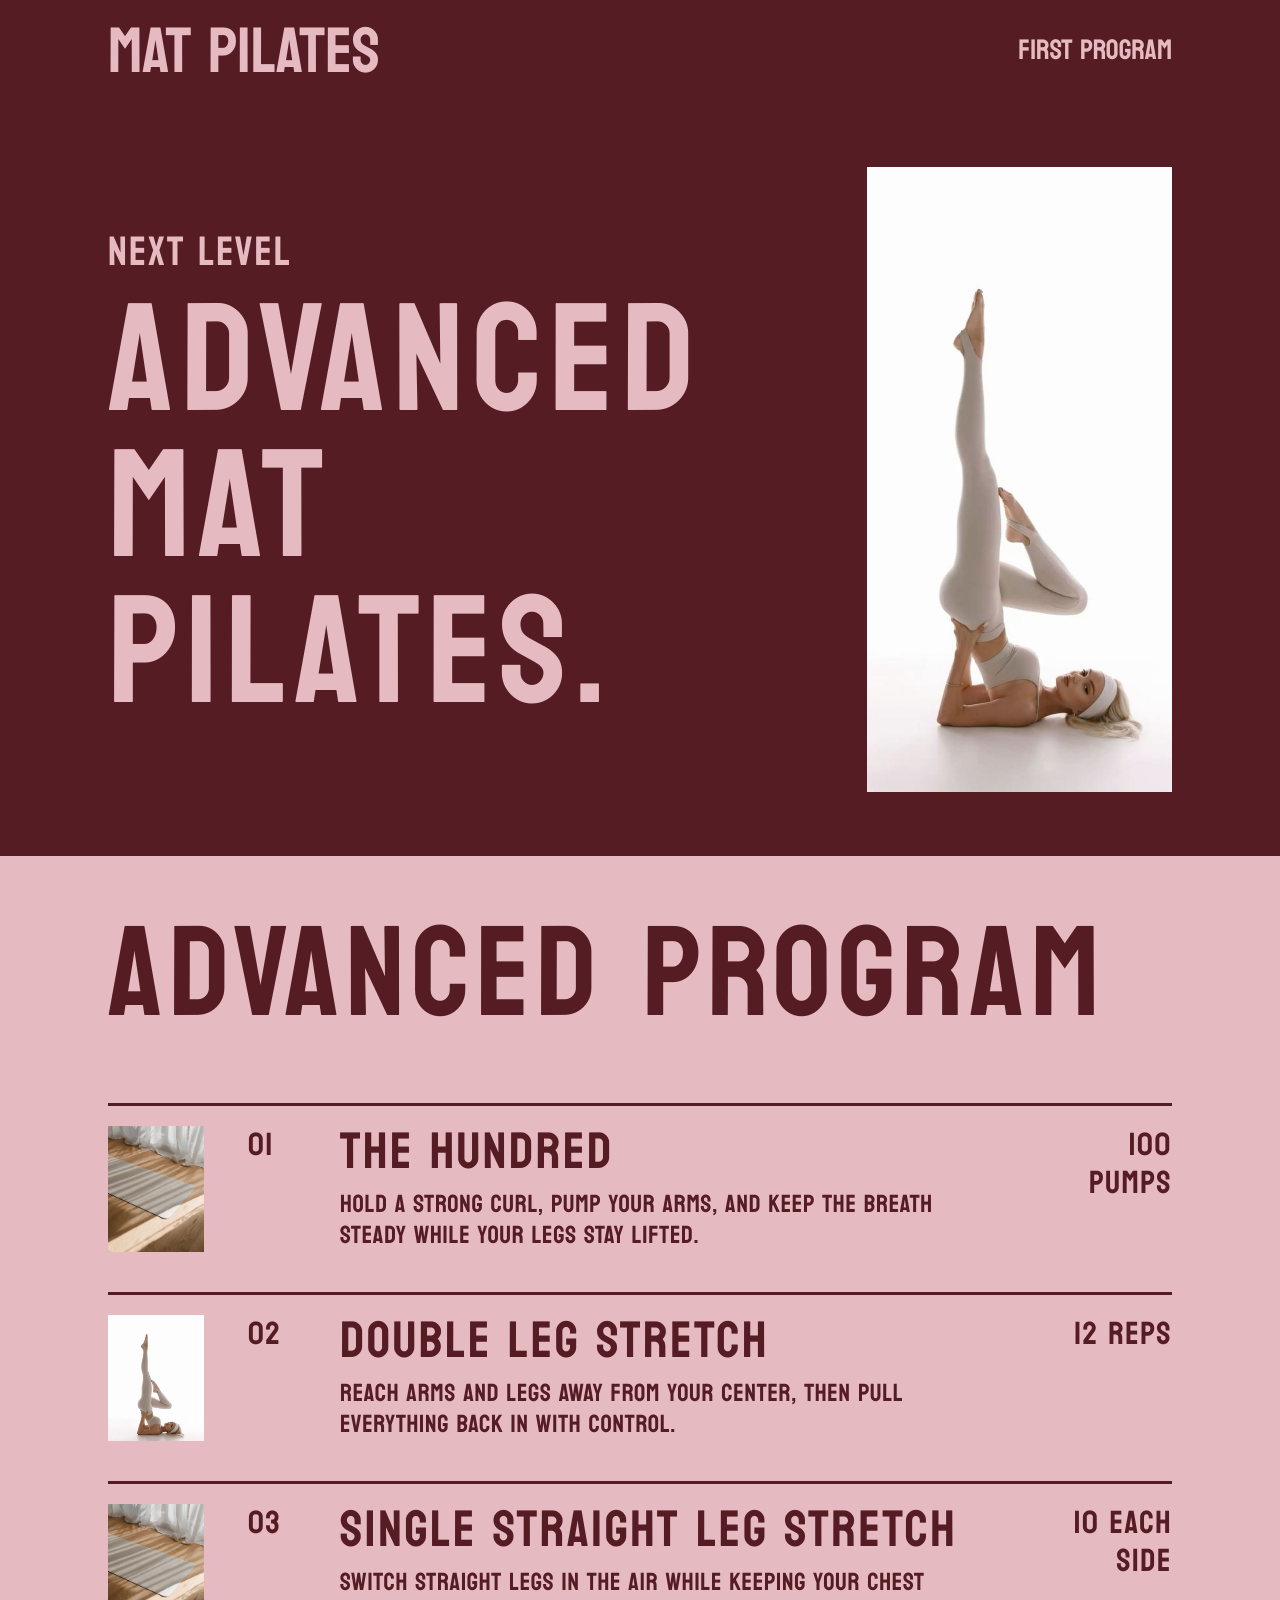
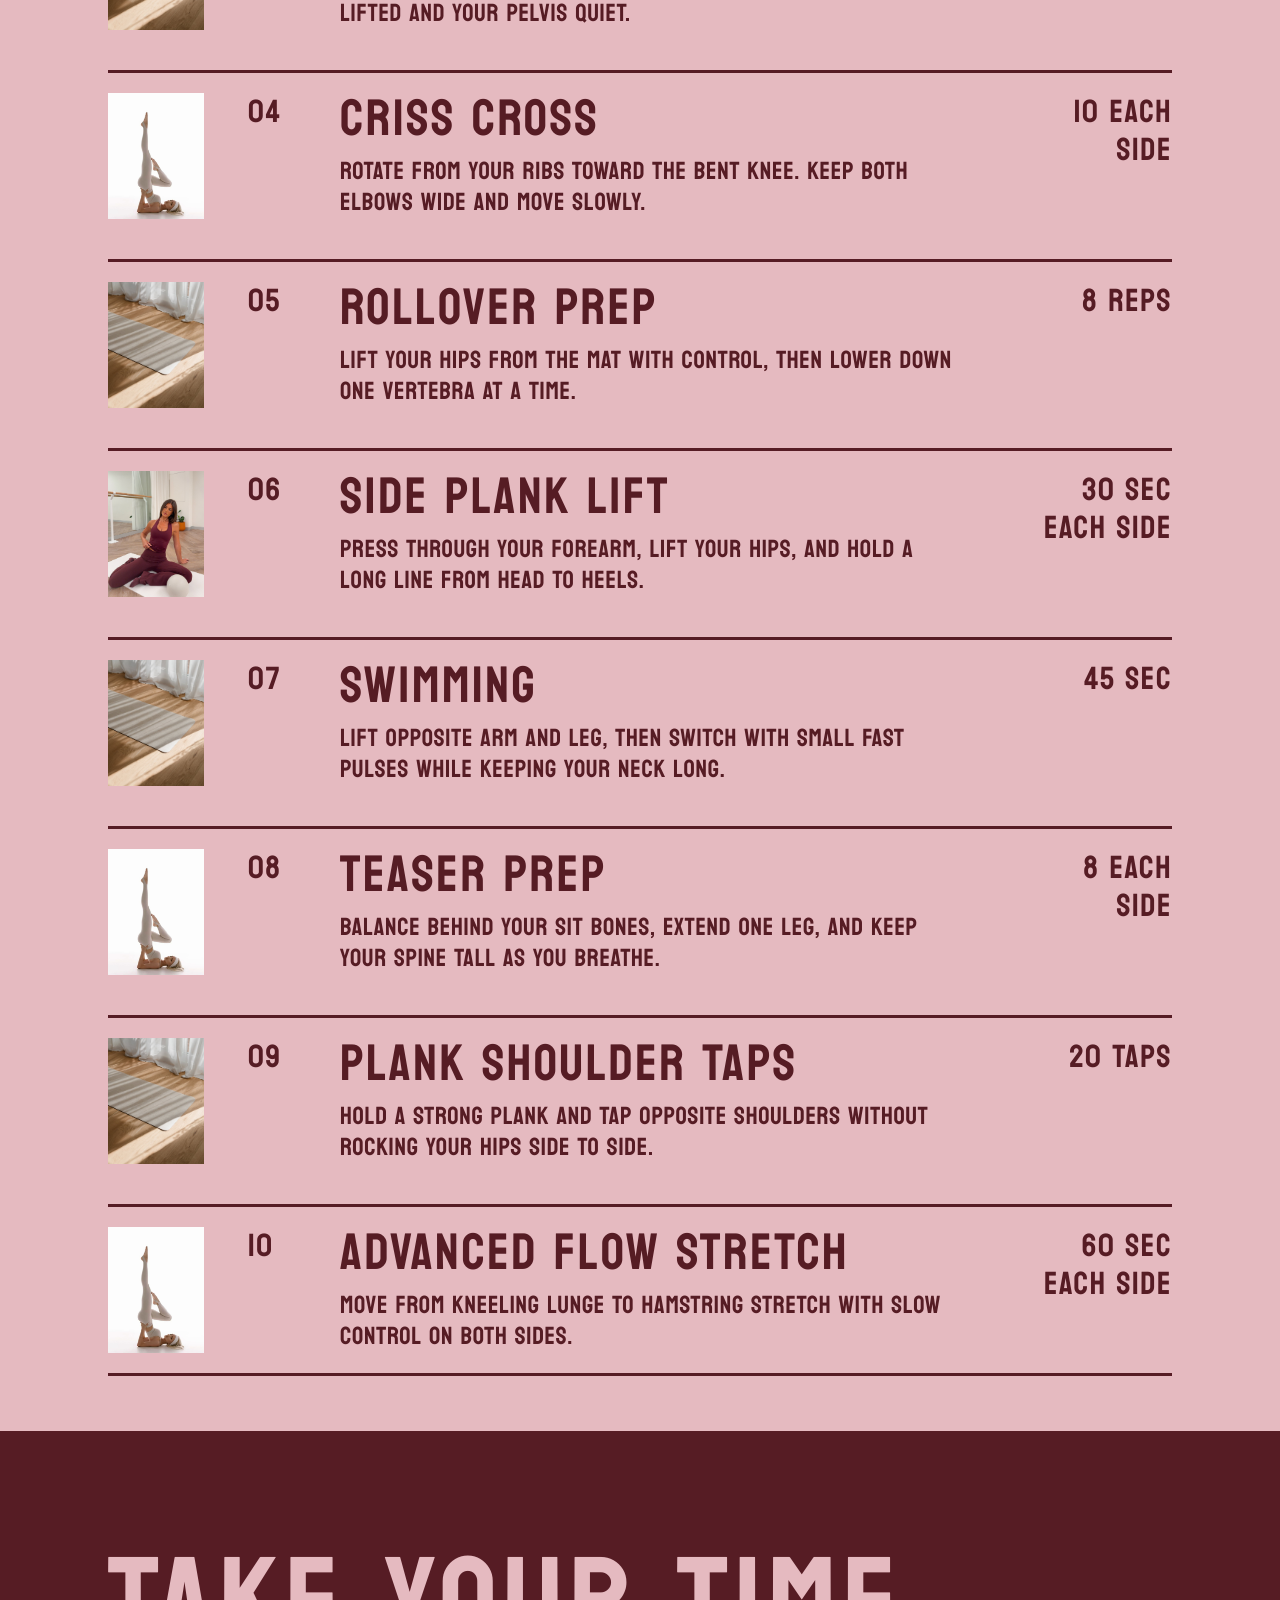
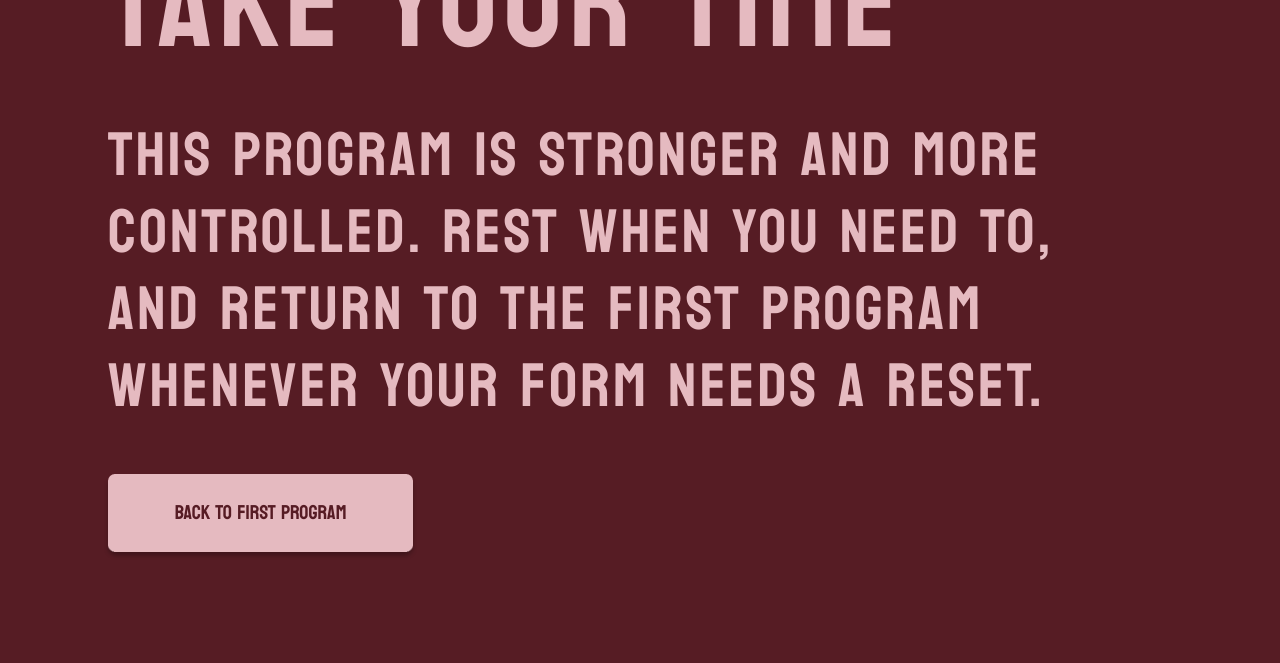
<file: advanced-program.html>
<!doctype html>
<html lang="en">
<head>
    <meta charset="UTF-8">
    <meta name="viewport" content="width=device-width, initial-scale=1.0">
    <title>Advanced Mat Pilates Program</title>
    <meta name="description" content="Advanced Mat Pilates Program">
    <link rel="preconnect" href="https://fonts.googleapis.com">
    <link rel="preconnect" href="https://fonts.gstatic.com" crossorigin>
    <link href="https://fonts.googleapis.com/css2?family=Kapakana:wght@400&family=Koulen&display=swap" rel="stylesheet">
    <link rel="stylesheet" href="css/style.css">
</head>
<body class="program-page advanced-program-page">
    <header class="site-header site-header--static">
        <div class="container site-header__inner site-header__inner--between">
            <a class="site-header__brand" href="index.html" aria-label="Mat Pilates home">Mat Pilates</a>
            <a class="site-header__link" href="program.html">First program</a>
        </div>
    </header>

    <main>
        <section class="section section--dark program-hero advanced-hero" aria-labelledby="advanced-program-title">
            <div class="container program-hero__inner advanced-hero__inner">
                <div class="program-hero__content">
                    <p class="program-hero__eyebrow">Next level</p>
                    <h1 class="program-hero__title" id="advanced-program-title">
                        Advanced
                        <span>Mat Pilates.</span>
                    </h1>
                </div>

                <figure class="program-hero__figure">
                    <img class="program-hero__image" src="assets/images/intro-pilates.png" alt="Person doing an advanced Mat Pilates position">
                </figure>
            </div>
        </section>

        <section class="section section--light workout-section advanced-workout-section" aria-labelledby="advanced-workout-title">
            <div class="container workout-section__inner">
                <h2 class="section-heading" id="advanced-workout-title">Advanced program</h2>

                <ol class="program-list advanced-program-list" aria-label="Advanced Mat Pilates exercises">
                    <li class="program-card advanced-program-card">
                        <img class="advanced-program-card__image" src="assets/images/pilates-mat.png" alt="Pilates mat for the hundred exercise">
                        <span class="program-card__number">01</span>
                        <div class="program-card__content">
                            <h3 class="program-card__title">The hundred</h3>
                            <p class="program-card__text">Hold a strong curl, pump your arms, and keep the breath steady while your legs stay lifted.</p>
                        </div>
                        <span class="program-card__time">100 pumps</span>
                    </li>

                    <li class="program-card advanced-program-card">
                        <img class="advanced-program-card__image" src="assets/images/intro-pilates.png" alt="Mat Pilates leg lift position">
                        <span class="program-card__number">02</span>
                        <div class="program-card__content">
                            <h3 class="program-card__title">Double leg stretch</h3>
                            <p class="program-card__text">Reach arms and legs away from your center, then pull everything back in with control.</p>
                        </div>
                        <span class="program-card__time">12 reps</span>
                    </li>

                    <li class="program-card advanced-program-card">
                        <img class="advanced-program-card__image" src="assets/images/pilates-mat.png" alt="Pilates mat for single straight leg stretch">
                        <span class="program-card__number">03</span>
                        <div class="program-card__content">
                            <h3 class="program-card__title">Single straight leg stretch</h3>
                            <p class="program-card__text">Switch straight legs in the air while keeping your chest lifted and your pelvis quiet.</p>
                        </div>
                        <span class="program-card__time">10 each side</span>
                    </li>

                    <li class="program-card advanced-program-card">
                        <img class="advanced-program-card__image" src="assets/images/intro-pilates.png" alt="Advanced Pilates leg position">
                        <span class="program-card__number">04</span>
                        <div class="program-card__content">
                            <h3 class="program-card__title">Criss cross</h3>
                            <p class="program-card__text">Rotate from your ribs toward the bent knee. Keep both elbows wide and move slowly.</p>
                        </div>
                        <span class="program-card__time">10 each side</span>
                    </li>

                    <li class="program-card advanced-program-card">
                        <img class="advanced-program-card__image" src="assets/images/pilates-mat.png" alt="Pilates mat for rollover preparation">
                        <span class="program-card__number">05</span>
                        <div class="program-card__content">
                            <h3 class="program-card__title">Rollover prep</h3>
                            <p class="program-card__text">Lift your hips from the mat with control, then lower down one vertebra at a time.</p>
                        </div>
                        <span class="program-card__time">8 reps</span>
                    </li>

                    <li class="program-card advanced-program-card">
                        <img class="advanced-program-card__image" src="assets/images/clothes-pilates.png" alt="Pilates practice clothes for side plank">
                        <span class="program-card__number">06</span>
                        <div class="program-card__content">
                            <h3 class="program-card__title">Side plank lift</h3>
                            <p class="program-card__text">Press through your forearm, lift your hips, and hold a long line from head to heels.</p>
                        </div>
                        <span class="program-card__time">30 sec each side</span>
                    </li>

                    <li class="program-card advanced-program-card">
                        <img class="advanced-program-card__image" src="assets/images/pilates-mat.png" alt="Pilates mat for swimming exercise">
                        <span class="program-card__number">07</span>
                        <div class="program-card__content">
                            <h3 class="program-card__title">Swimming</h3>
                            <p class="program-card__text">Lift opposite arm and leg, then switch with small fast pulses while keeping your neck long.</p>
                        </div>
                        <span class="program-card__time">45 sec</span>
                    </li>

                    <li class="program-card advanced-program-card">
                        <img class="advanced-program-card__image" src="assets/images/intro-pilates.png" alt="Advanced Mat Pilates control position">
                        <span class="program-card__number">08</span>
                        <div class="program-card__content">
                            <h3 class="program-card__title">Teaser prep</h3>
                            <p class="program-card__text">Balance behind your sit bones, extend one leg, and keep your spine tall as you breathe.</p>
                        </div>
                        <span class="program-card__time">8 each side</span>
                    </li>

                    <li class="program-card advanced-program-card">
                        <img class="advanced-program-card__image" src="assets/images/pilates-mat.png" alt="Pilates mat for plank shoulder taps">
                        <span class="program-card__number">09</span>
                        <div class="program-card__content">
                            <h3 class="program-card__title">Plank shoulder taps</h3>
                            <p class="program-card__text">Hold a strong plank and tap opposite shoulders without rocking your hips side to side.</p>
                        </div>
                        <span class="program-card__time">20 taps</span>
                    </li>

                    <li class="program-card advanced-program-card">
                        <img class="advanced-program-card__image" src="assets/images/intro-pilates.png" alt="Mat Pilates stretch position">
                        <span class="program-card__number">10</span>
                        <div class="program-card__content">
                            <h3 class="program-card__title">Advanced flow stretch</h3>
                            <p class="program-card__text">Move from kneeling lunge to hamstring stretch with slow control on both sides.</p>
                        </div>
                        <span class="program-card__time">60 sec each side</span>
                    </li>
                </ol>
            </div>
        </section>

        <section class="section section--dark program-note-section advanced-return-section" aria-labelledby="advanced-note-title">
            <div class="container program-note-section__inner">
                <h2 class="section-heading" id="advanced-note-title">Take your time</h2>

                <div class="program-note">
                    <p class="program-note__text">This program is stronger and more controlled. Rest when you need to, and return to the first program whenever your form needs a reset.</p>
                    <a class="button button--secondary button--program" href="program.html">
                        <span>Back to first program</span>
                    </a>
                </div>
            </div>
        </section>
    </main>
</body>
</html>
</file>
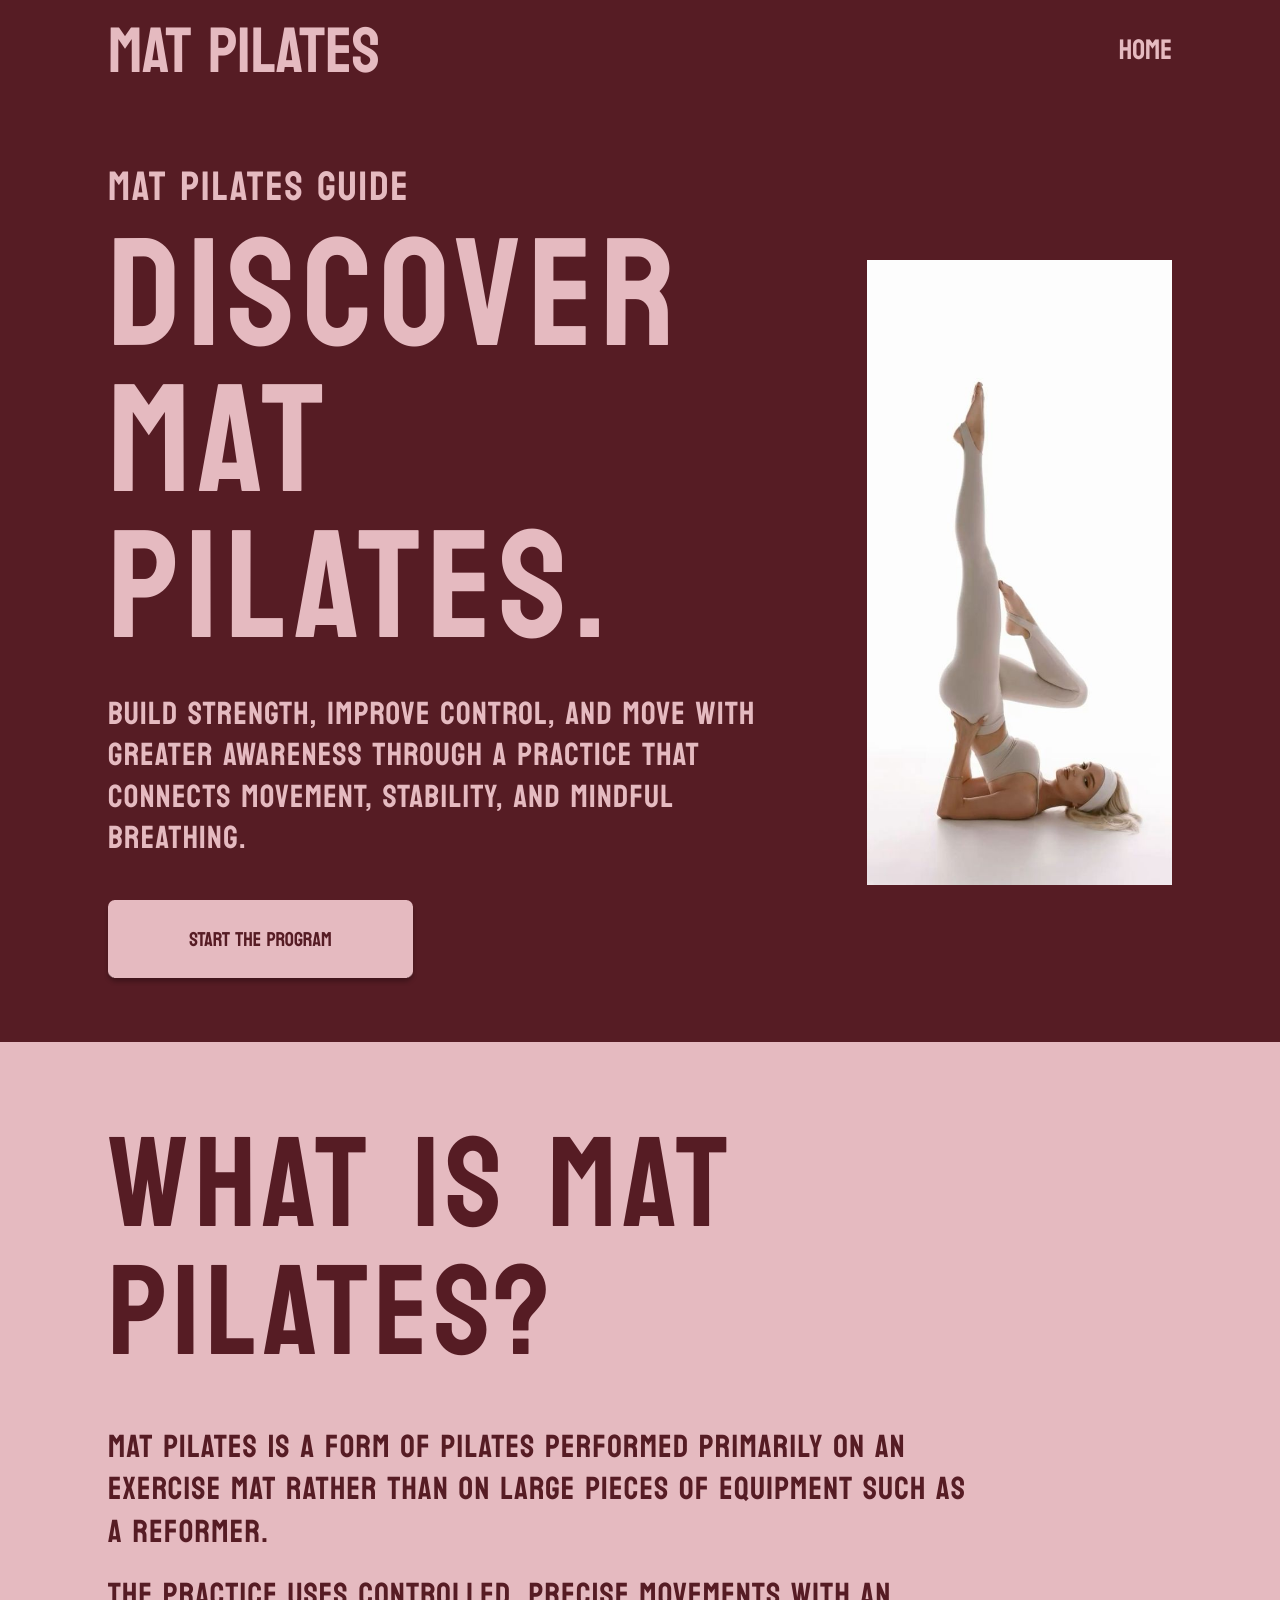
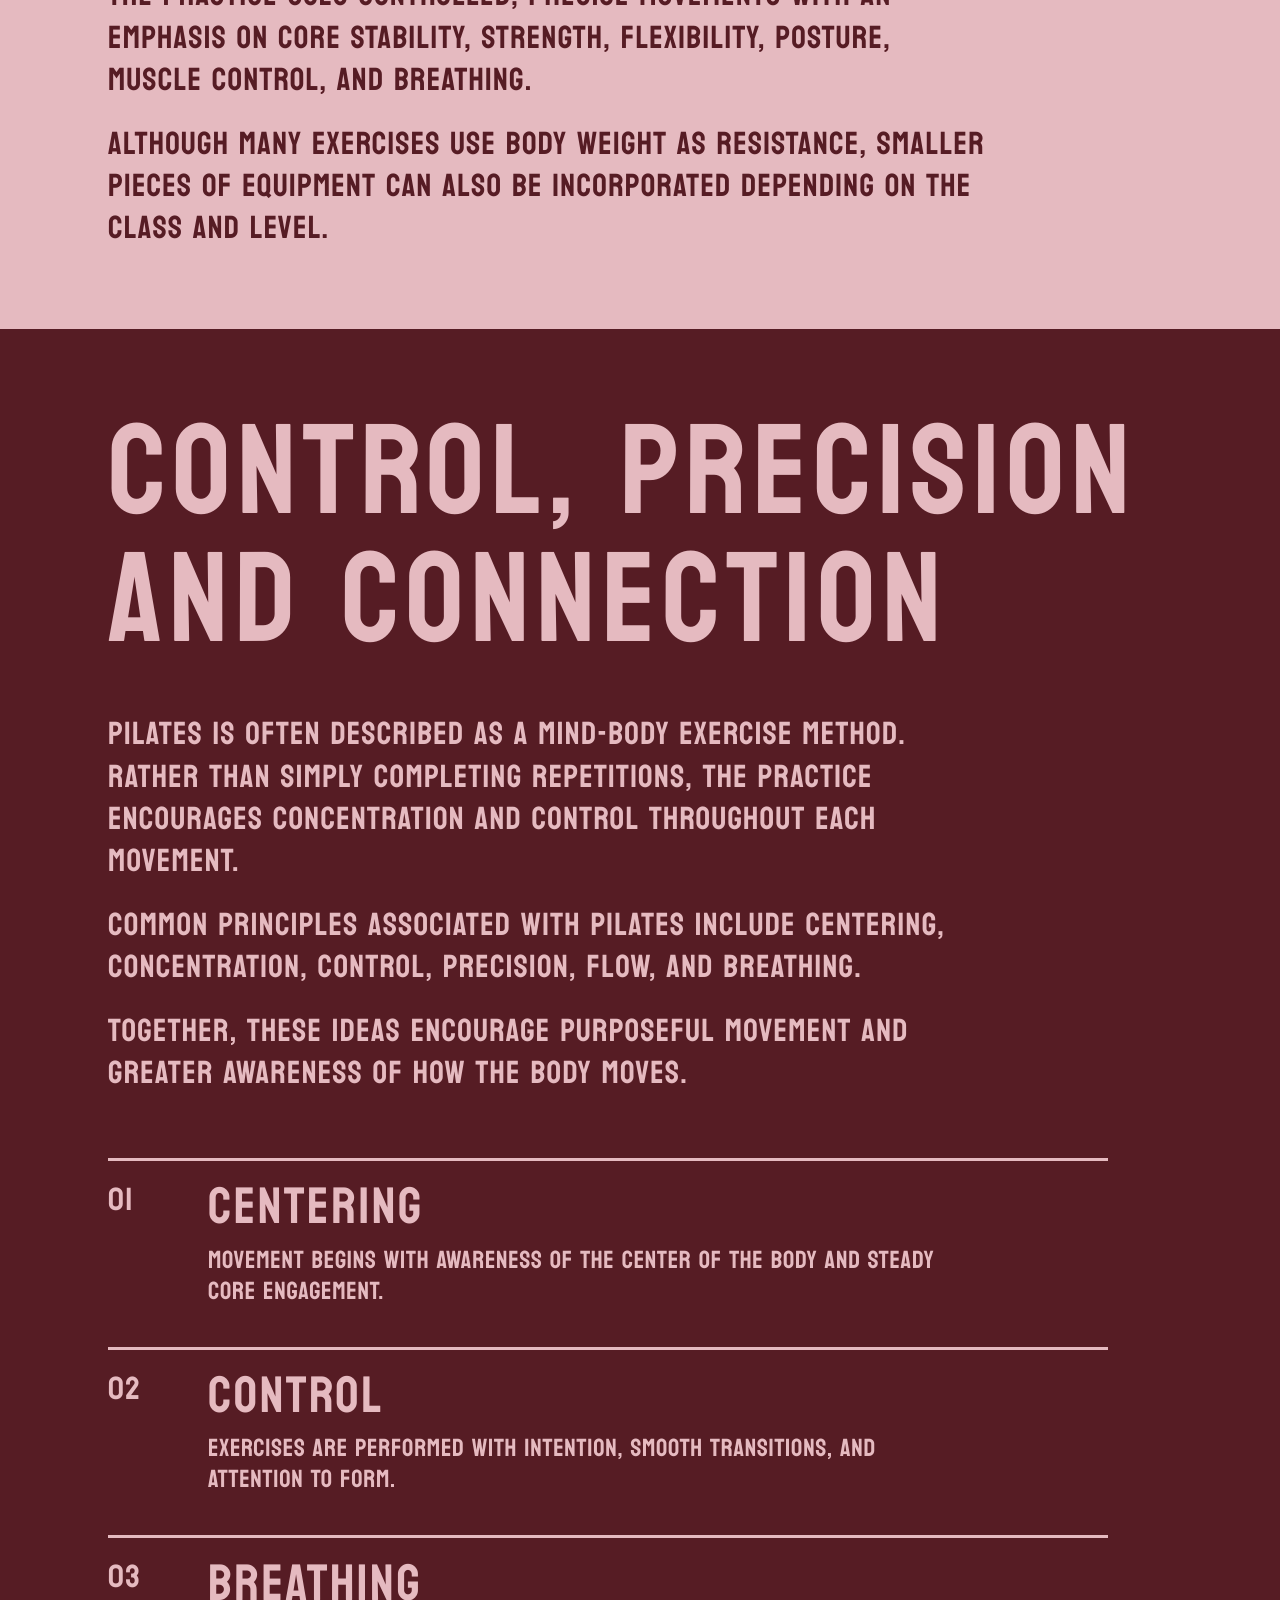
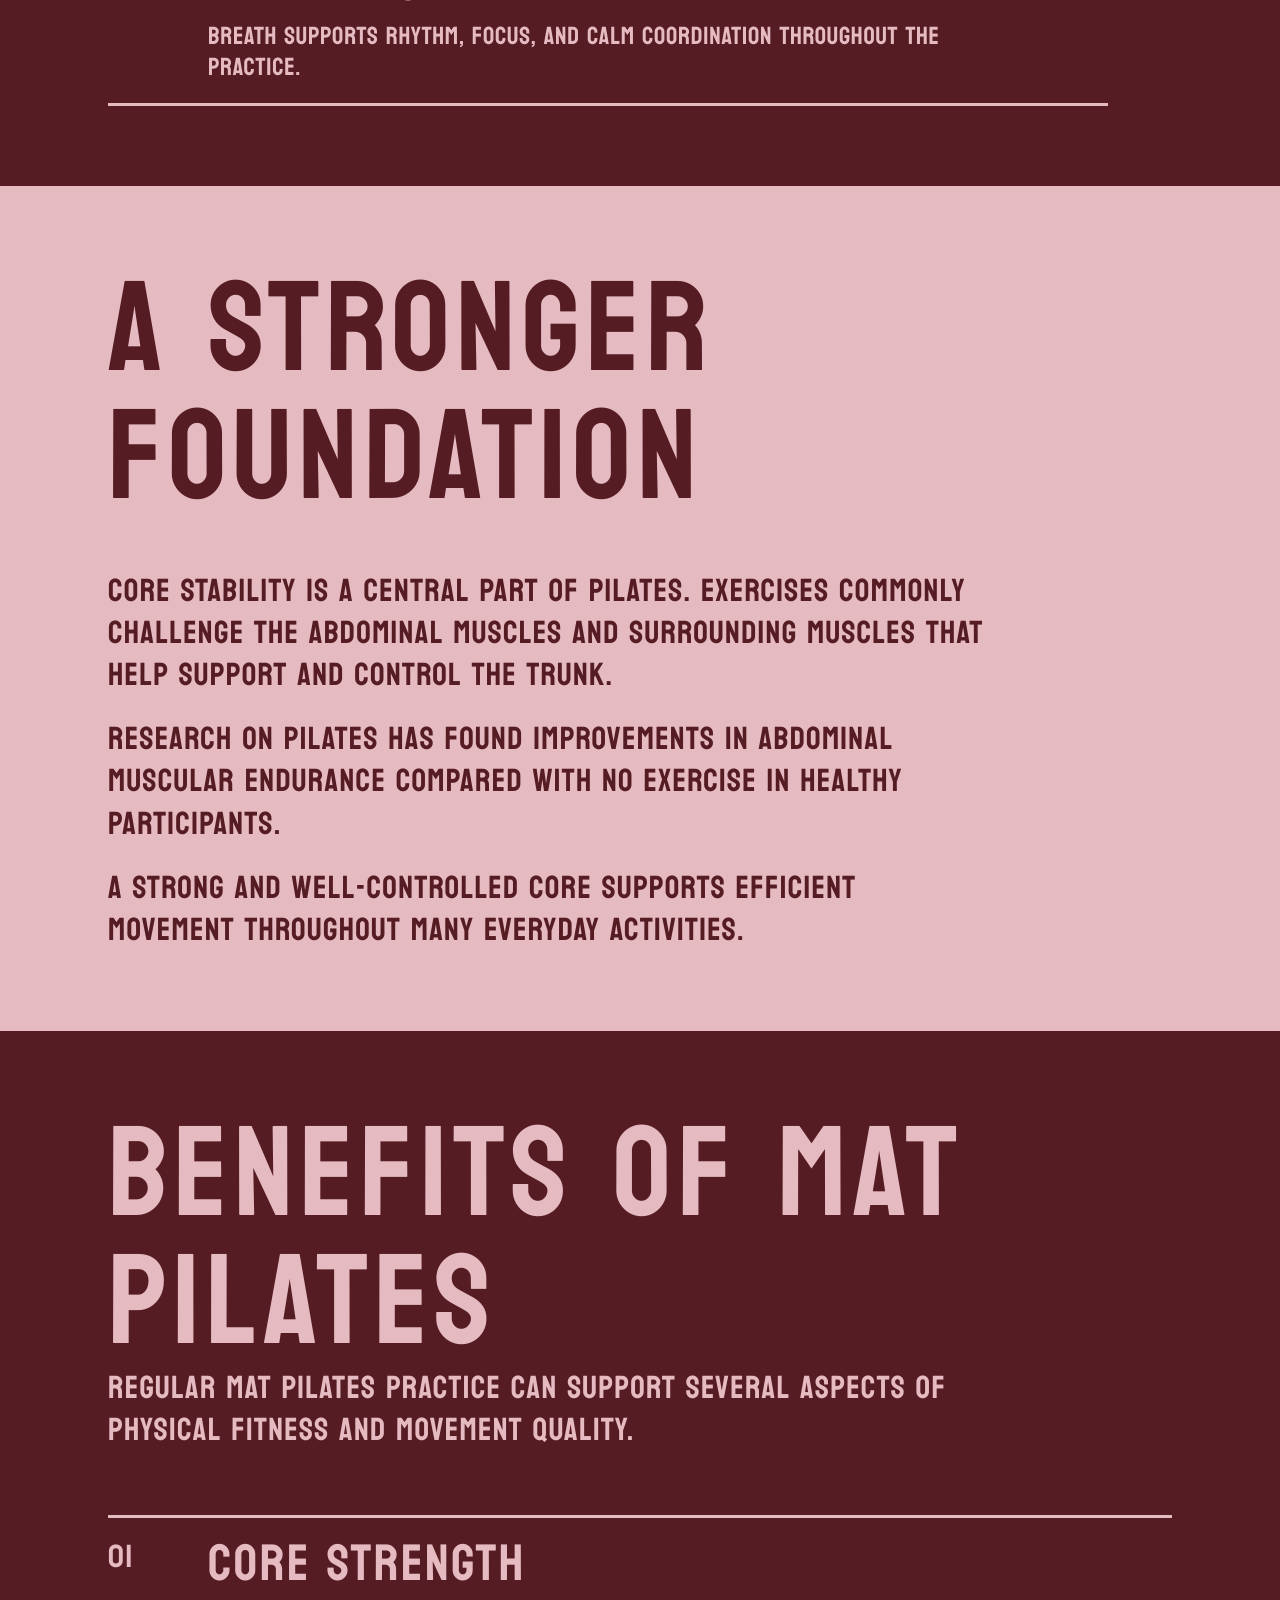
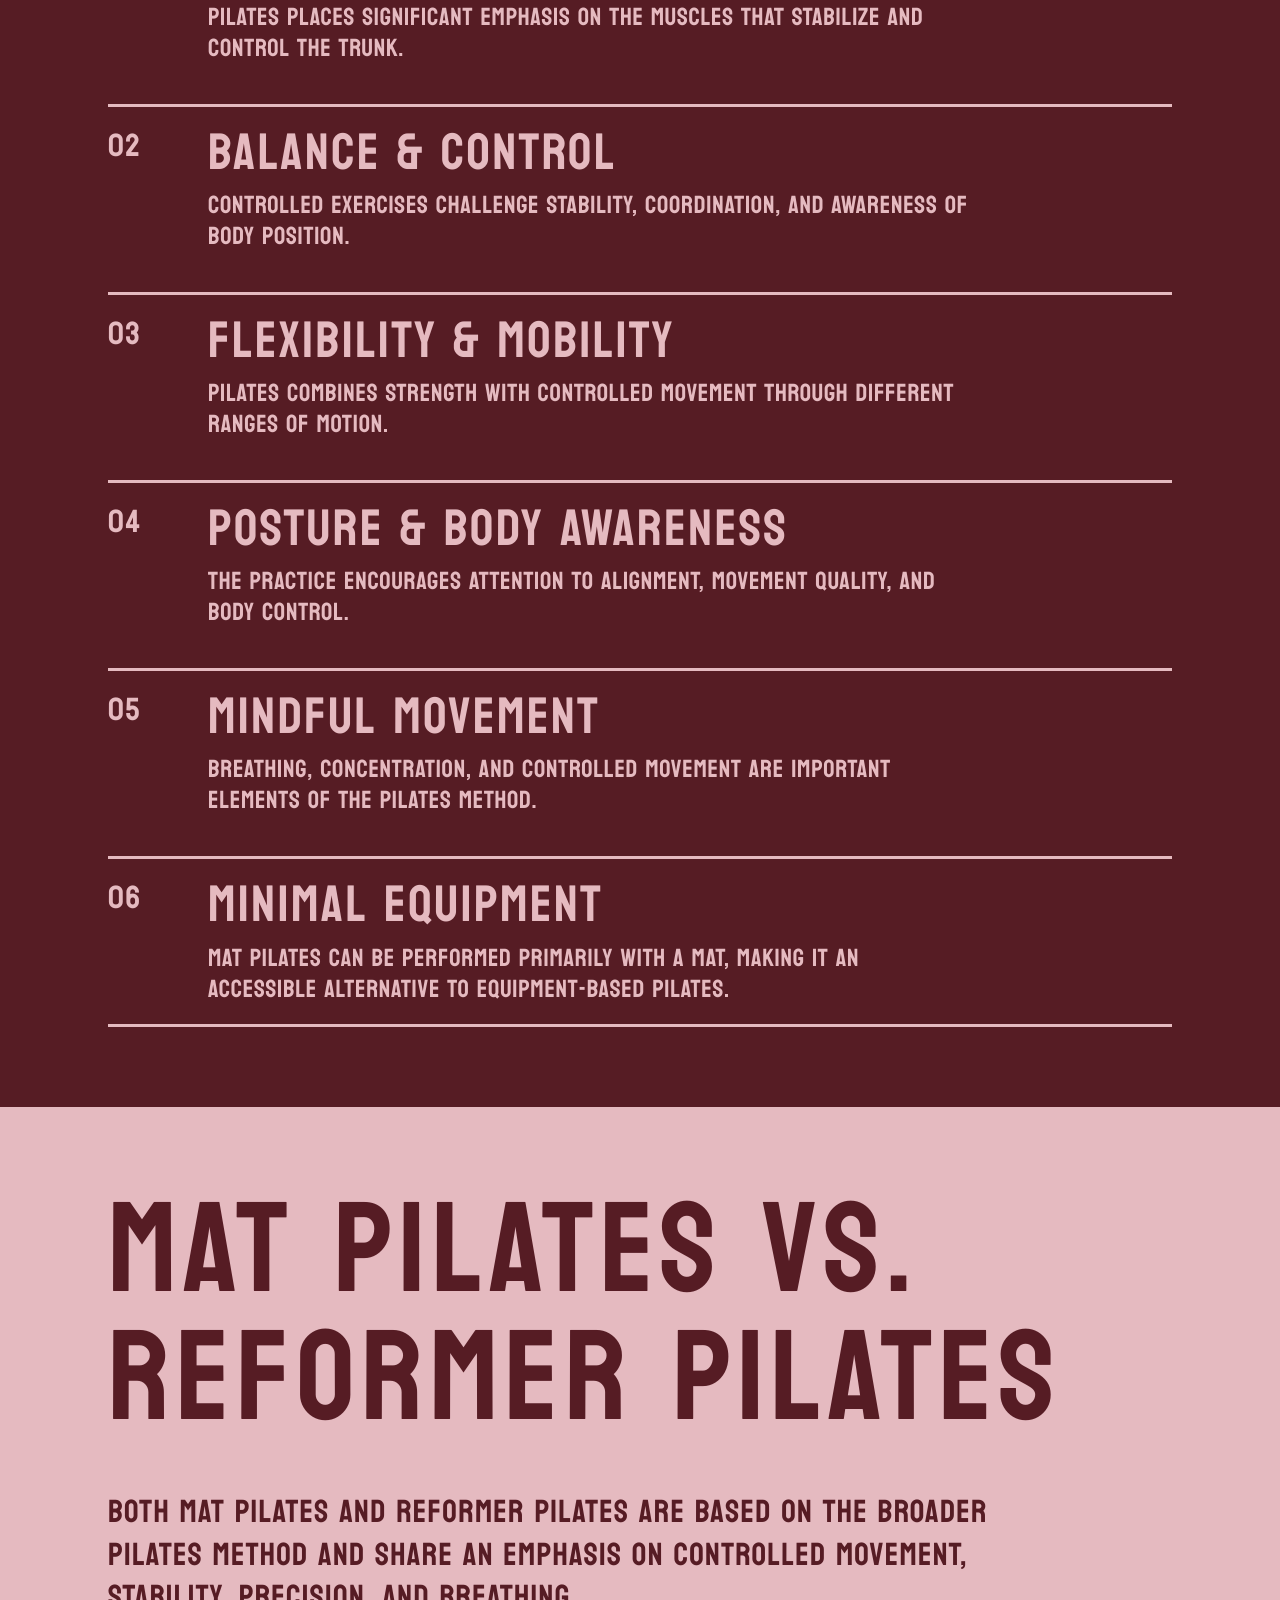
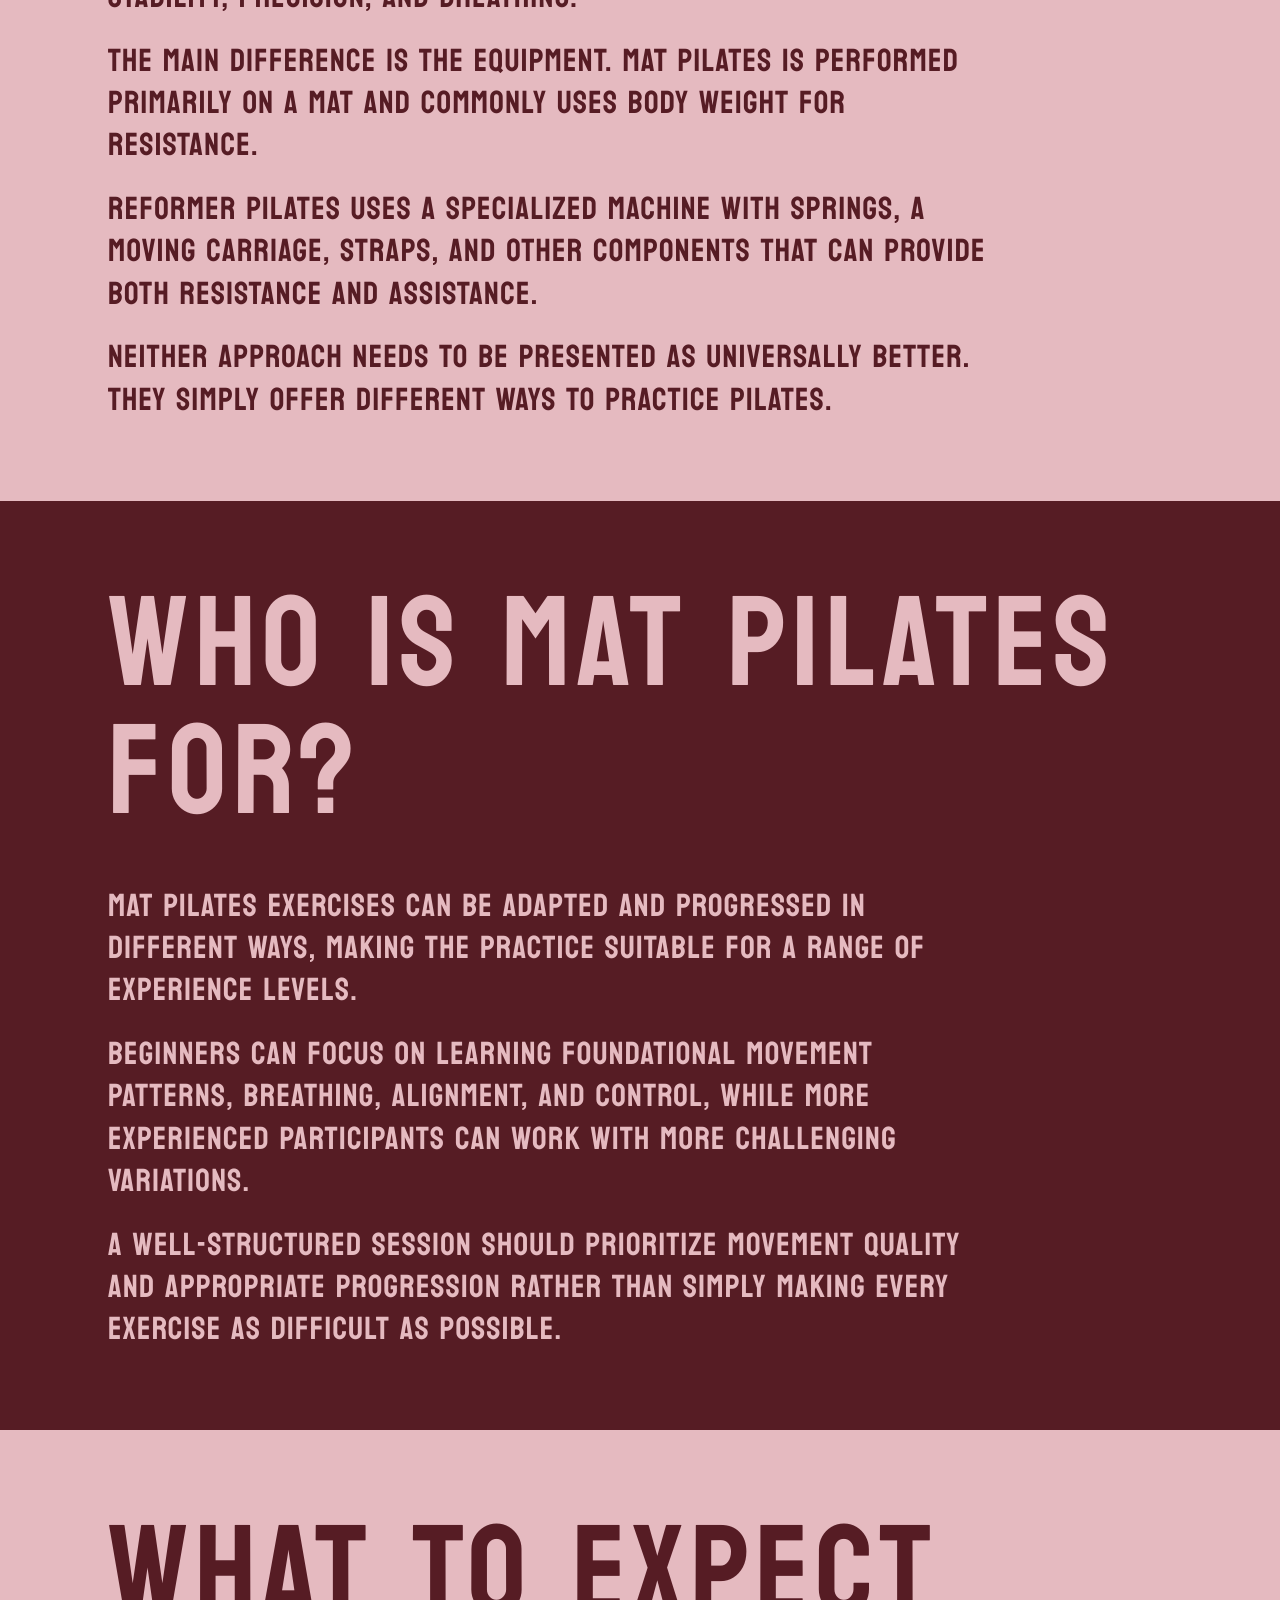
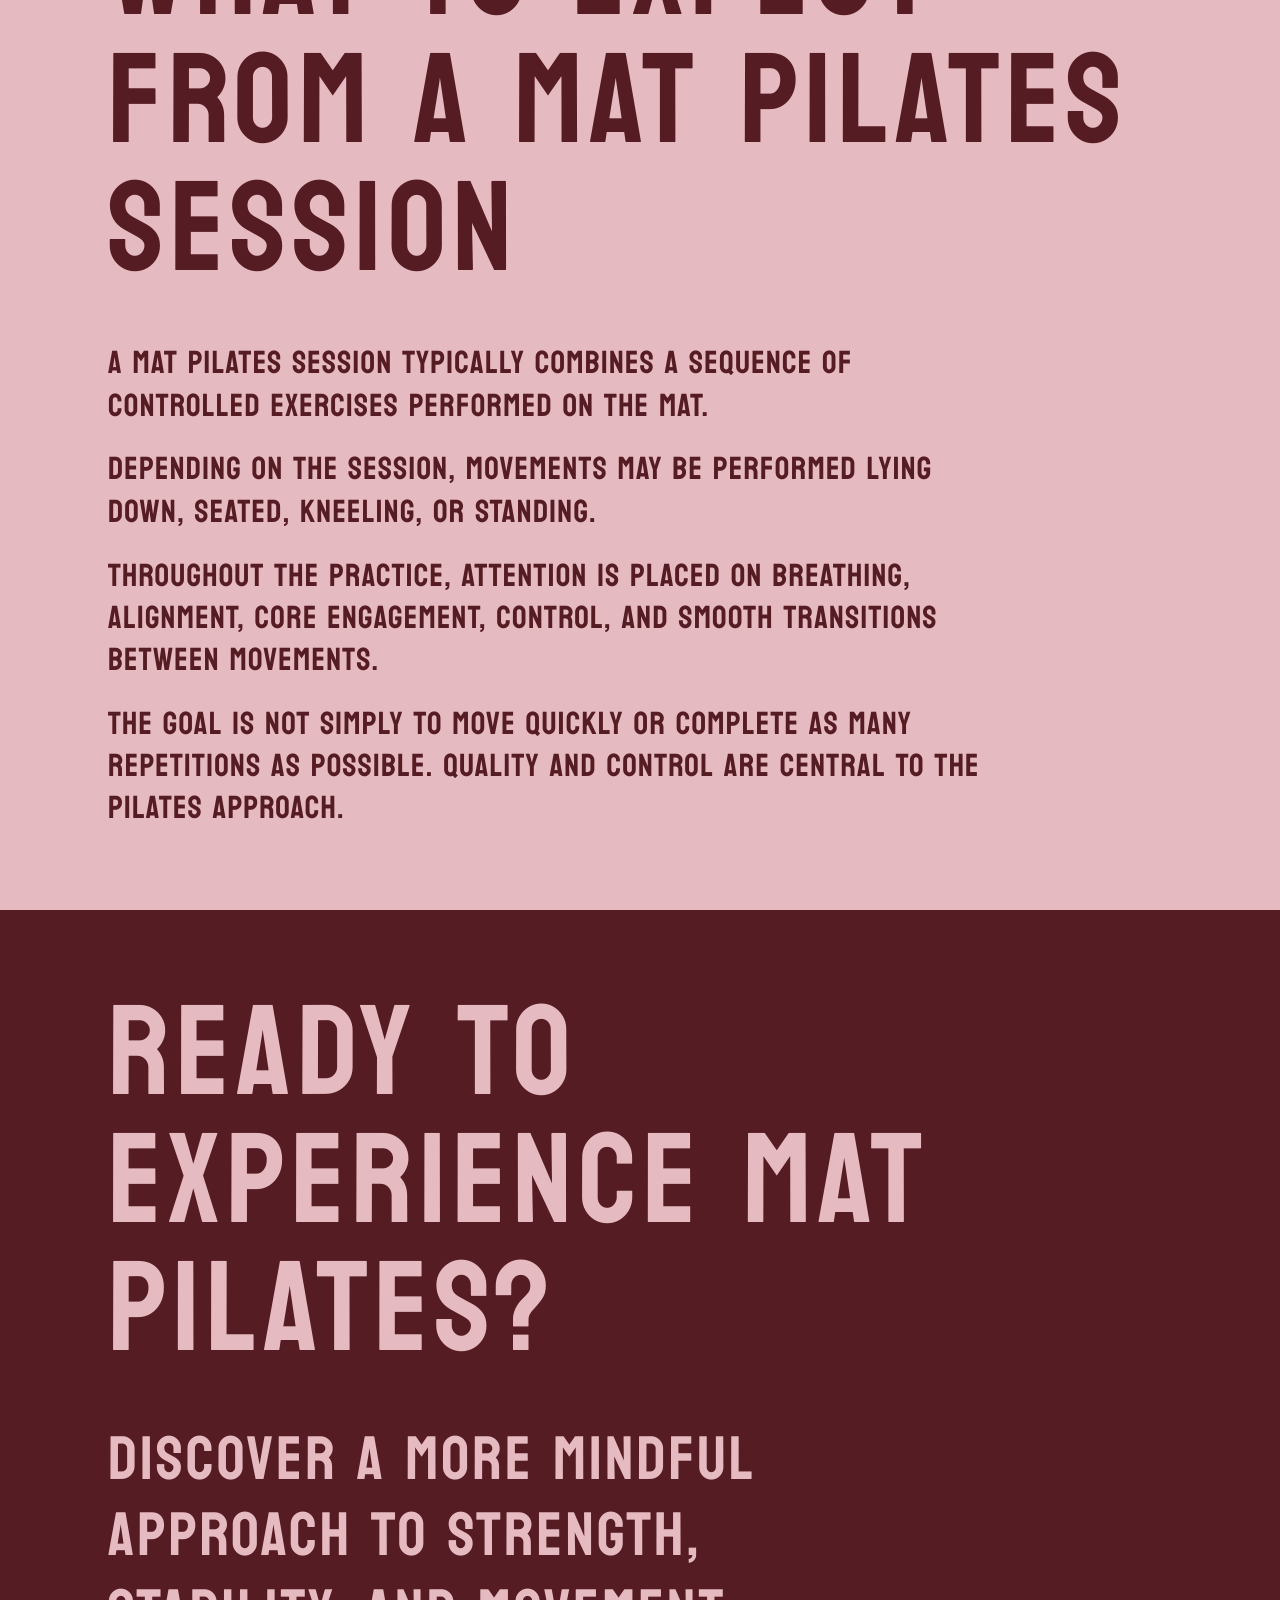
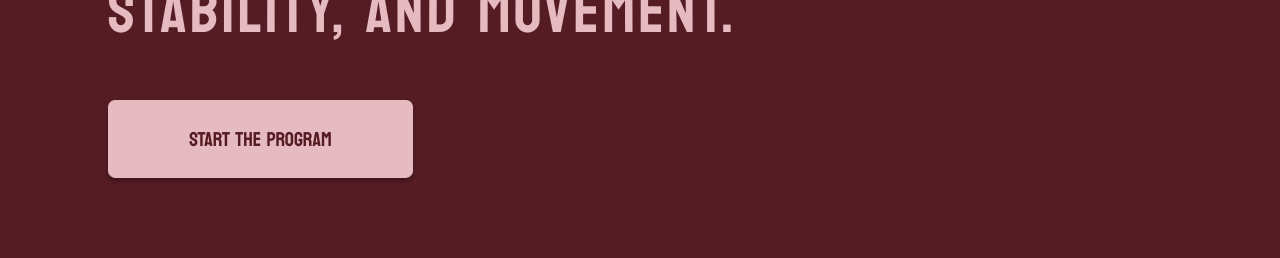
<file: mat-pilates.html>
<!doctype html>
<html lang="en">
<head>
    <meta charset="UTF-8">
    <meta name="viewport" content="width=device-width, initial-scale=1.0">
    <title>About Mat Pilates</title>
    <meta name="description" content="Learn what Mat Pilates is, how it works, and what to expect from a mindful mat-based practice.">
    <link rel="preconnect" href="https://fonts.googleapis.com">
    <link rel="preconnect" href="https://fonts.gstatic.com" crossorigin>
    <link href="https://fonts.googleapis.com/css2?family=Kapakana:wght@400&family=Koulen&display=swap" rel="stylesheet">
    <link rel="stylesheet" href="css/style.css">
</head>
<body class="mat-info-page">
    <header class="site-header site-header--static">
        <div class="container site-header__inner site-header__inner--between">
            <a class="site-header__brand" href="index.html" aria-label="Mat Pilates home">Mat Pilates</a>
            <a class="site-header__link" href="index.html">Home</a>
        </div>
    </header>

    <main>
        <section class="section section--dark program-hero mat-info-hero" aria-labelledby="mat-info-title">
            <div class="container program-hero__inner mat-info-hero__inner">
                <div class="program-hero__content">
                    <p class="program-hero__eyebrow">Mat Pilates guide</p>
                    <h1 class="program-hero__title mat-info-hero__title" id="mat-info-title">
                        Discover
                        <span>Mat Pilates.</span>
                    </h1>
                    <p class="mat-info-hero__text">Build strength, improve control, and move with greater awareness through a practice that connects movement, stability, and mindful breathing.</p>
                    <a class="button button--secondary button--program mat-info-hero__button" href="program.html">
                        <span>Start the Program</span>
                    </a>
                </div>

                <figure class="program-hero__figure">
                    <img class="program-hero__image" src="assets/images/intro-pilates.png" alt="Person practicing Mat Pilates on a mat">
                </figure>
            </div>
        </section>

        <section class="section section--light mat-info-section" aria-labelledby="what-is-mat-pilates">
            <div class="container mat-info-section__inner">
                <h2 class="section-heading" id="what-is-mat-pilates">What Is Mat Pilates?</h2>

                <div class="mat-info-copy">
                    <p>Mat Pilates is a form of Pilates performed primarily on an exercise mat rather than on large pieces of equipment such as a Reformer.</p>
                    <p>The practice uses controlled, precise movements with an emphasis on core stability, strength, flexibility, posture, muscle control, and breathing.</p>
                    <p>Although many exercises use body weight as resistance, smaller pieces of equipment can also be incorporated depending on the class and level.</p>
                </div>
            </div>
        </section>

        <section class="section section--dark mat-info-section" aria-labelledby="pilates-foundations">
            <div class="container mat-info-section__inner">
                <h2 class="section-heading" id="pilates-foundations">Control, Precision and Connection</h2>

                <div class="mat-info-copy">
                    <p>Pilates is often described as a mind-body exercise method. Rather than simply completing repetitions, the practice encourages concentration and control throughout each movement.</p>
                    <p>Common principles associated with Pilates include centering, concentration, control, precision, flow, and breathing.</p>
                    <p>Together, these ideas encourage purposeful movement and greater awareness of how the body moves.</p>
                </div>

                <ol class="program-list mat-info-list" aria-label="Pilates principles">
                    <li class="program-card">
                        <span class="program-card__number">01</span>
                        <div class="program-card__content">
                            <h3 class="program-card__title">Centering</h3>
                            <p class="program-card__text">Movement begins with awareness of the center of the body and steady core engagement.</p>
                        </div>
                    </li>

                    <li class="program-card">
                        <span class="program-card__number">02</span>
                        <div class="program-card__content">
                            <h3 class="program-card__title">Control</h3>
                            <p class="program-card__text">Exercises are performed with intention, smooth transitions, and attention to form.</p>
                        </div>
                    </li>

                    <li class="program-card">
                        <span class="program-card__number">03</span>
                        <div class="program-card__content">
                            <h3 class="program-card__title">Breathing</h3>
                            <p class="program-card__text">Breath supports rhythm, focus, and calm coordination throughout the practice.</p>
                        </div>
                    </li>
                </ol>
            </div>
        </section>

        <section class="section section--light mat-info-section" aria-labelledby="stronger-foundation">
            <div class="container mat-info-section__inner">
                <h2 class="section-heading" id="stronger-foundation">A Stronger Foundation</h2>

                <div class="mat-info-copy">
                    <p>Core stability is a central part of Pilates. Exercises commonly challenge the abdominal muscles and surrounding muscles that help support and control the trunk.</p>
                    <p>Research on Pilates has found improvements in abdominal muscular endurance compared with no exercise in healthy participants.</p>
                    <p>A strong and well-controlled core supports efficient movement throughout many everyday activities.</p>
                </div>
            </div>
        </section>

        <section class="section section--dark mat-info-section" aria-labelledby="mat-pilates-benefits">
            <div class="container mat-info-section__inner">
                <h2 class="section-heading" id="mat-pilates-benefits">Benefits of Mat Pilates</h2>
                <p class="mat-info-intro">Regular Mat Pilates practice can support several aspects of physical fitness and movement quality.</p>

                <ol class="program-list mat-info-list mat-info-list--wide" aria-label="Benefits of Mat Pilates">
                    <li class="program-card">
                        <span class="program-card__number">01</span>
                        <div class="program-card__content">
                            <h3 class="program-card__title">Core Strength</h3>
                            <p class="program-card__text">Pilates places significant emphasis on the muscles that stabilize and control the trunk.</p>
                        </div>
                    </li>

                    <li class="program-card">
                        <span class="program-card__number">02</span>
                        <div class="program-card__content">
                            <h3 class="program-card__title">Balance &amp; Control</h3>
                            <p class="program-card__text">Controlled exercises challenge stability, coordination, and awareness of body position.</p>
                        </div>
                    </li>

                    <li class="program-card">
                        <span class="program-card__number">03</span>
                        <div class="program-card__content">
                            <h3 class="program-card__title">Flexibility &amp; Mobility</h3>
                            <p class="program-card__text">Pilates combines strength with controlled movement through different ranges of motion.</p>
                        </div>
                    </li>

                    <li class="program-card">
                        <span class="program-card__number">04</span>
                        <div class="program-card__content">
                            <h3 class="program-card__title">Posture &amp; Body Awareness</h3>
                            <p class="program-card__text">The practice encourages attention to alignment, movement quality, and body control.</p>
                        </div>
                    </li>

                    <li class="program-card">
                        <span class="program-card__number">05</span>
                        <div class="program-card__content">
                            <h3 class="program-card__title">Mindful Movement</h3>
                            <p class="program-card__text">Breathing, concentration, and controlled movement are important elements of the Pilates method.</p>
                        </div>
                    </li>

                    <li class="program-card">
                        <span class="program-card__number">06</span>
                        <div class="program-card__content">
                            <h3 class="program-card__title">Minimal Equipment</h3>
                            <p class="program-card__text">Mat Pilates can be performed primarily with a mat, making it an accessible alternative to equipment-based Pilates.</p>
                        </div>
                    </li>
                </ol>
            </div>
        </section>

        <section class="section section--light mat-info-section" aria-labelledby="mat-vs-reformer">
            <div class="container mat-info-section__inner">
                <h2 class="section-heading" id="mat-vs-reformer">Mat Pilates vs. Reformer Pilates</h2>

                <div class="mat-info-copy">
                    <p>Both Mat Pilates and Reformer Pilates are based on the broader Pilates method and share an emphasis on controlled movement, stability, precision, and breathing.</p>
                    <p>The main difference is the equipment. Mat Pilates is performed primarily on a mat and commonly uses body weight for resistance.</p>
                    <p>Reformer Pilates uses a specialized machine with springs, a moving carriage, straps, and other components that can provide both resistance and assistance.</p>
                    <p>Neither approach needs to be presented as universally better. They simply offer different ways to practice Pilates.</p>
                </div>
            </div>
        </section>

        <section class="section section--dark mat-info-section" aria-labelledby="who-is-mat-pilates-for">
            <div class="container mat-info-section__inner">
                <h2 class="section-heading" id="who-is-mat-pilates-for">Who Is Mat Pilates For?</h2>

                <div class="mat-info-copy">
                    <p>Mat Pilates exercises can be adapted and progressed in different ways, making the practice suitable for a range of experience levels.</p>
                    <p>Beginners can focus on learning foundational movement patterns, breathing, alignment, and control, while more experienced participants can work with more challenging variations.</p>
                    <p>A well-structured session should prioritize movement quality and appropriate progression rather than simply making every exercise as difficult as possible.</p>
                </div>
            </div>
        </section>

        <section class="section section--light mat-info-section" aria-labelledby="what-to-expect">
            <div class="container mat-info-section__inner">
                <h2 class="section-heading" id="what-to-expect">What to Expect from a Mat Pilates Session</h2>

                <div class="mat-info-copy">
                    <p>A Mat Pilates session typically combines a sequence of controlled exercises performed on the mat.</p>
                    <p>Depending on the session, movements may be performed lying down, seated, kneeling, or standing.</p>
                    <p>Throughout the practice, attention is placed on breathing, alignment, core engagement, control, and smooth transitions between movements.</p>
                    <p>The goal is not simply to move quickly or complete as many repetitions as possible. Quality and control are central to the Pilates approach.</p>
                </div>
            </div>
        </section>

        <section class="section section--dark program-note-section mat-info-final" aria-labelledby="ready-for-mat-pilates">
            <div class="container program-note-section__inner">
                <h2 class="section-heading" id="ready-for-mat-pilates">Ready to Experience Mat Pilates?</h2>

                <div class="program-note">
                    <p class="program-note__text">Discover a more mindful approach to strength, stability, and movement.</p>
                    <a class="button button--secondary button--program" href="program.html">
                        <span>Start the Program</span>
                    </a>
                </div>
            </div>
        </section>
    </main>
</body>
</html>
</file>
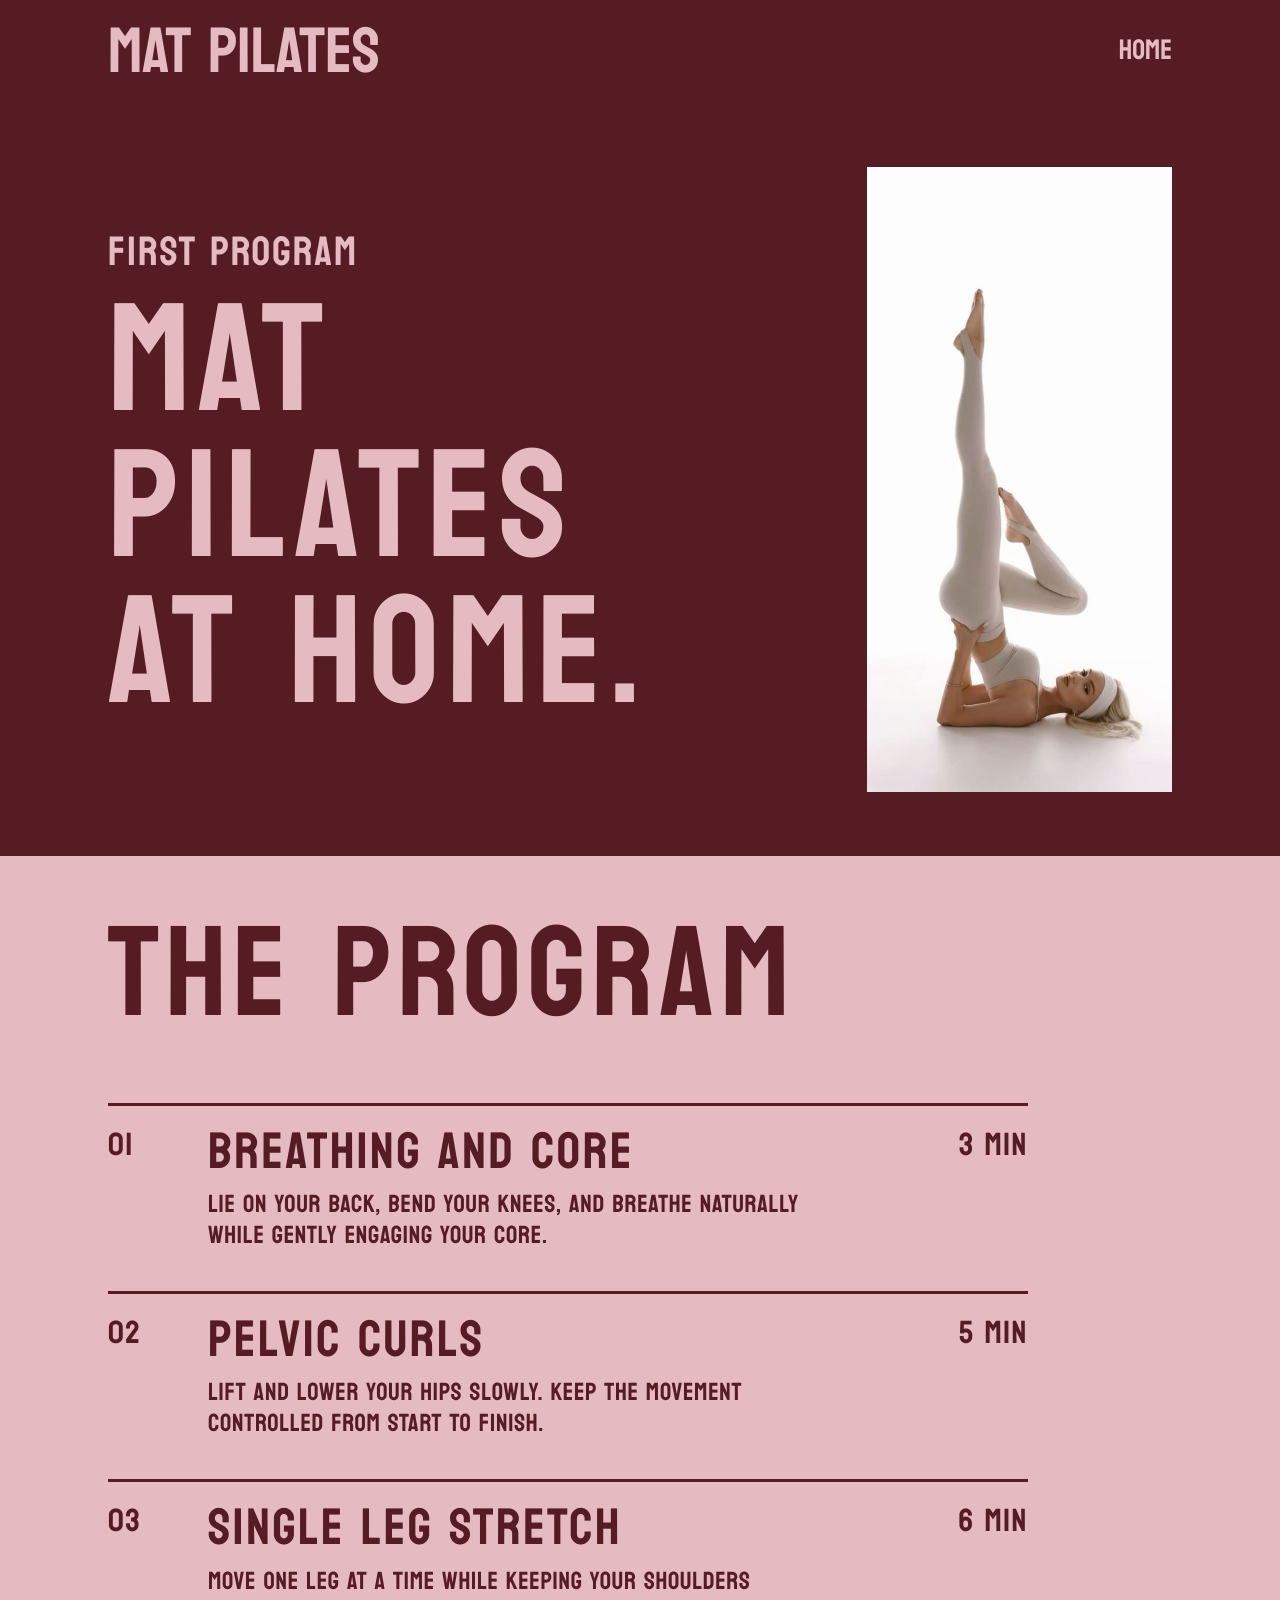
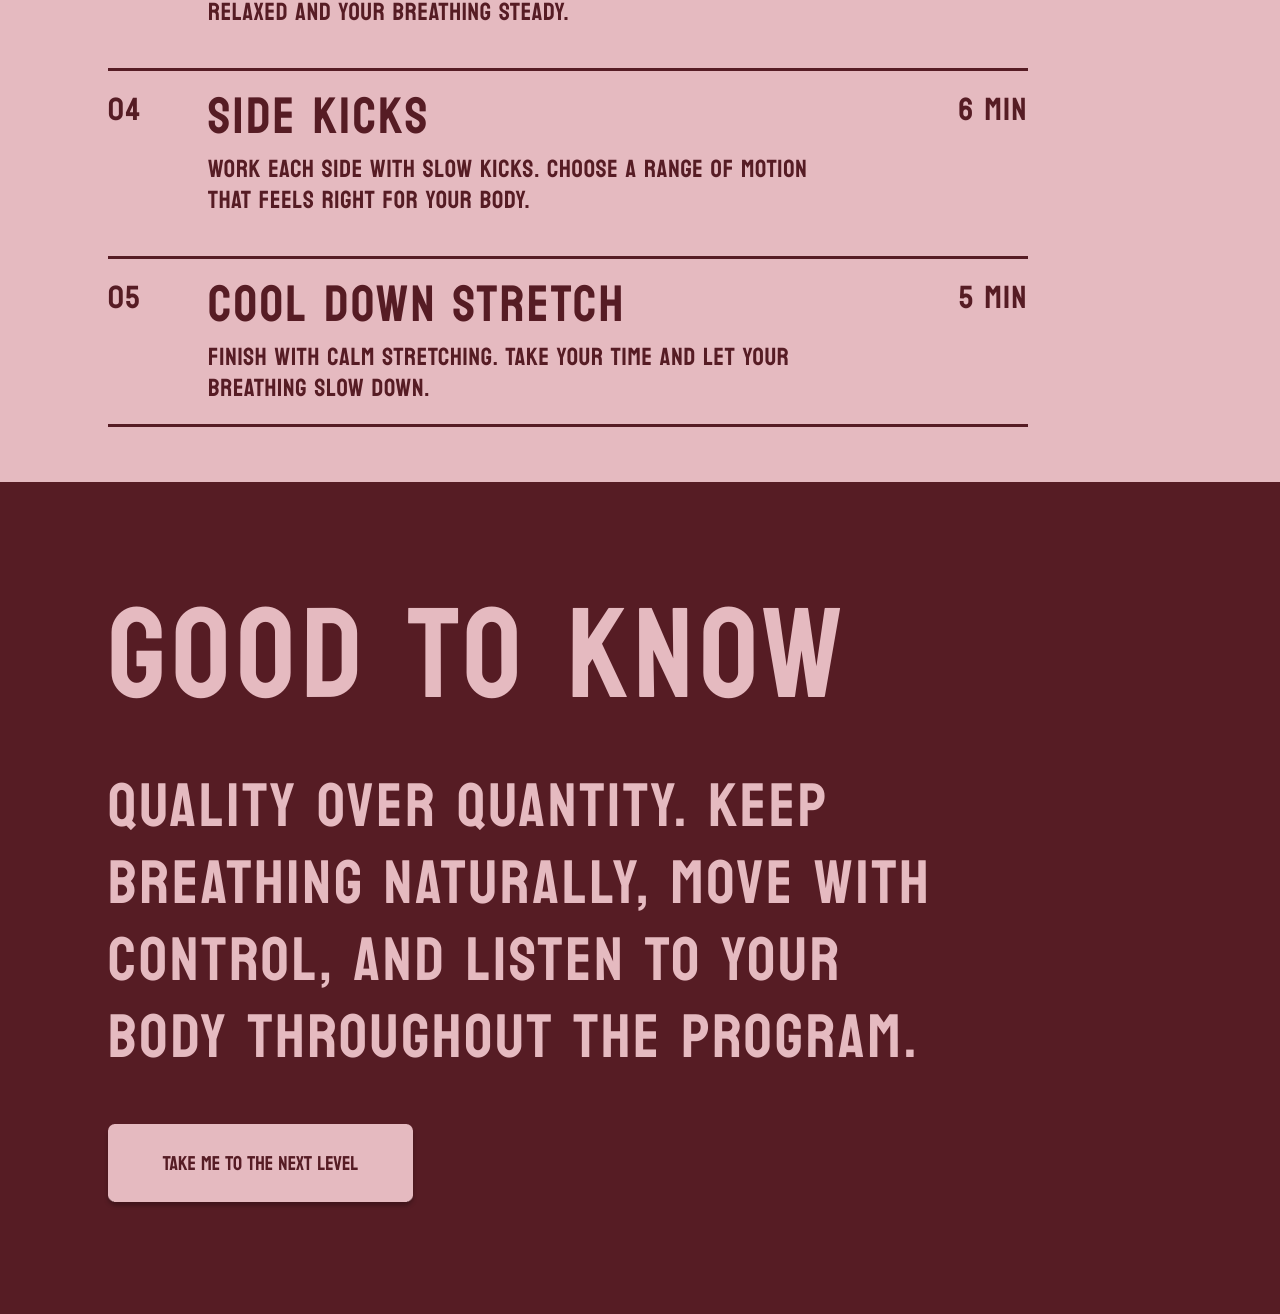
<file: program.html>
<!doctype html>
<html lang="en">
<head>
    <meta charset="UTF-8">
    <meta name="viewport" content="width=device-width, initial-scale=1.0">
    <title>Mat Pilates Program</title>
    <meta name="description" content="Mat Pilates Program">
    <link rel="preconnect" href="https://fonts.googleapis.com">
    <link rel="preconnect" href="https://fonts.gstatic.com" crossorigin>
    <link href="https://fonts.googleapis.com/css2?family=Kapakana:wght@400&family=Koulen&display=swap" rel="stylesheet">
    <link rel="stylesheet" href="css/style.css">
</head>
<body class="program-page">
    <header class="site-header site-header--static">
        <div class="container site-header__inner site-header__inner--between">
            <a class="site-header__brand" href="index.html" aria-label="Mat Pilates home">Mat Pilates</a>
            <a class="site-header__link" href="index.html">Home</a>
        </div>
    </header>

    <main>
        <section class="section section--dark program-hero" aria-labelledby="program-page-title">
            <div class="container program-hero__inner">
                <div class="program-hero__content">
                    <p class="program-hero__eyebrow">First program</p>
                    <h1 class="program-hero__title" id="program-page-title">
                        Mat Pilates
                        <span>at home.</span>
                    </h1>
                </div>

                <figure class="program-hero__figure">
                    <img class="program-hero__image" src="assets/images/intro-pilates.png" alt="Person doing Mat Pilates at home">
                </figure>
            </div>
        </section>

        <section class="section section--light workout-section" aria-labelledby="workout-title">
            <div class="container workout-section__inner">
                <h2 class="section-heading" id="workout-title">The program</h2>

                <ol class="program-list" aria-label="Mat Pilates exercises">
                    <li class="program-card">
                        <span class="program-card__number">01</span>
                        <div class="program-card__content">
                            <h3 class="program-card__title">Breathing and core</h3>
                            <p class="program-card__text">Lie on your back, bend your knees, and breathe naturally while gently engaging your core.</p>
                        </div>
                        <span class="program-card__time">3 min</span>
                    </li>

                    <li class="program-card">
                        <span class="program-card__number">02</span>
                        <div class="program-card__content">
                            <h3 class="program-card__title">Pelvic curls</h3>
                            <p class="program-card__text">Lift and lower your hips slowly. Keep the movement controlled from start to finish.</p>
                        </div>
                        <span class="program-card__time">5 min</span>
                    </li>

                    <li class="program-card">
                        <span class="program-card__number">03</span>
                        <div class="program-card__content">
                            <h3 class="program-card__title">Single leg stretch</h3>
                            <p class="program-card__text">Move one leg at a time while keeping your shoulders relaxed and your breathing steady.</p>
                        </div>
                        <span class="program-card__time">6 min</span>
                    </li>

                    <li class="program-card">
                        <span class="program-card__number">04</span>
                        <div class="program-card__content">
                            <h3 class="program-card__title">Side kicks</h3>
                            <p class="program-card__text">Work each side with slow kicks. Choose a range of motion that feels right for your body.</p>
                        </div>
                        <span class="program-card__time">6 min</span>
                    </li>

                    <li class="program-card">
                        <span class="program-card__number">05</span>
                        <div class="program-card__content">
                            <h3 class="program-card__title">Cool down stretch</h3>
                            <p class="program-card__text">Finish with calm stretching. Take your time and let your breathing slow down.</p>
                        </div>
                        <span class="program-card__time">5 min</span>
                    </li>
                </ol>
            </div>
        </section>

        <section class="section section--dark program-note-section" id="next-level" aria-labelledby="program-note-title">
            <div class="container program-note-section__inner">
                <h2 class="section-heading" id="program-note-title">Good to know</h2>

                <div class="program-note">
                    <p class="program-note__text">Quality over quantity. Keep breathing naturally, move with control, and listen to your body throughout the program.</p>
                    <a class="button button--secondary button--program" href="advanced-program.html">
                        <span>Take Me to the Next Level</span>
                    </a>
                </div>
            </div>
        </section>
    </main>
</body>
</html>
</file>
<file: css/style.css>
/* Base */
:root {
    --color-primary: #561c24;
    --color-secondary: #e5bac0;
    --font-display: "Koulen", sans-serif;
    --font-script: "Kapakana", cursive;
    --content-width: 1064px;
    --radius-pill: 50px;
    --section-height: 832px;
    --header-height: 103px;
}

*,
*::before,
*::after {
    box-sizing: border-box;
}

html {
    scroll-behavior: smooth;
}

body {
    margin: 0;
    background: var(--color-primary);
    color: var(--color-secondary);
    font-family: var(--font-display);
    text-rendering: geometricPrecision;
    overflow-x: hidden;
}

img,
picture,
svg {
    display: block;
    max-width: 100%;
}

a {
    color: inherit;
}

button,
input,
textarea,
select {
    font: inherit;
}

/* Layout */
.container {
    width: min(100% - 3rem, var(--content-width));
    margin-inline: auto;
}

.section {
    min-height: var(--section-height);
    overflow: hidden;
}

.section--dark {
    background: var(--color-primary);
    color: var(--color-secondary);
}

.section--light {
    background: var(--color-secondary);
    color: var(--color-primary);
}

.split-layout {
    display: grid;
    grid-template-columns: minmax(0, 738px) 305px;
    column-gap: 21px;
}

.cards-grid {
    display: grid;
    grid-template-columns: repeat(2, 305px);
    justify-content: space-between;
    gap: 3rem;
}

/* Typography */
.section-heading {
    margin: 0;
    font-family: var(--font-display);
    font-size: clamp(4.75rem, 10vw, 8rem);
    font-weight: 400;
    line-height: 1;
    letter-spacing: 0.05em;
    text-transform: uppercase;
}

.section-heading--large {
    font-size: clamp(6.5rem, 15.625vw, 12.5rem);
    letter-spacing: 0.05em;
    white-space: nowrap;
}

.display-copy {
    margin: 0;
    font-family: var(--font-display);
    font-size: clamp(3.6rem, 5vw, 4rem);
    font-weight: 400;
    line-height: 1.43;
    letter-spacing: 0.05em;
    text-transform: uppercase;
    overflow-wrap: break-word;
}

.display-copy span {
    display: block;
}

.mobile-only-break {
    display: none;
}

.body-display-text {
    font-size: clamp(1.6rem, 2.5vw, 2rem);
    font-weight: 400;
    line-height: 1.35;
    letter-spacing: 0.05em;
    text-transform: uppercase;
}

.card-title {
    font-size: 2rem;
    font-weight: 400;
    line-height: 1.45;
    letter-spacing: 0.03em;
    text-align: center;
    text-transform: uppercase;
}

/* Buttons */
.button {
    display: inline-flex;
    align-items: center;
    justify-content: center;
    border: 0;
    border-radius: var(--radius-pill);
    font-family: var(--font-display);
    font-weight: 400;
    line-height: 1;
    text-align: center;
    text-decoration: none;
    text-transform: uppercase;
    cursor: pointer;
    transition:
        transform 160ms ease,
        opacity 160ms ease;
}

.button--primary {
    background: var(--color-primary);
    color: var(--color-secondary);
}

.button--secondary {
    background: var(--color-secondary);
    color: var(--color-primary);
}

.button:hover {
    transform: translateY(-2px);
}

.button:active {
    transform: translateY(0);
}

.button:focus-visible {
    outline: 3px solid currentColor;
    outline-offset: 4px;
}

.button--hero {
    width: 305px;
    min-height: 115px;
    padding: 1rem 1.4rem;
    font-size: 2.25rem;
}

.button--program {
    position: relative;
    width: 305px;
    min-height: 78px;
    padding: 1.1rem 1.25rem 1rem;
    border-radius: 7px;
    font-size: 1.25rem;
    line-height: 1.5;
    white-space: nowrap;
}

.button--program::before {
    position: absolute;
    inset: 0 -4px -8px;
    z-index: 0;
    background-image: url("../assets/images/program-cta-shape.svg");
    background-repeat: no-repeat;
    background-size: 100% 100%;
    content: "";
}

.button--program span {
    position: relative;
    z-index: 1;
}

/* Header */
.site-header {
    position: absolute;
    inset: 0 0 auto;
    z-index: 2;
    height: var(--header-height);
    background: var(--color-primary);
    color: var(--color-secondary);
}

.site-header__inner {
    display: flex;
    align-items: flex-start;
    height: 100%;
}

.site-header__brand {
    margin-top: 1px;
    font-size: clamp(3rem, 5vw, 4rem);
    line-height: 1;
    text-decoration: none;
    text-transform: uppercase;
}

.site-header__brand:focus-visible {
    outline: 3px solid currentColor;
    outline-offset: 6px;
}

/* Hero */
.hero {
    position: relative;
    min-height: var(--section-height);
    overflow: hidden;
    background: var(--color-primary);
}

.hero__image {
    position: absolute;
    top: -92.84%;
    left: 0.03%;
    width: 100%;
    max-width: none;
    height: 231.2%;
    object-fit: fill;
    pointer-events: none;
}

.hero__content {
    position: relative;
    z-index: 1;
    min-height: var(--section-height);
}

.hero .button--hero {
    position: absolute;
    top: 518px;
    left: 0;
}

.hero__title {
    position: absolute;
    right: 0;
    bottom: 42px;
    left: 0;
    display: grid;
    grid-template-columns: 436px 130px 1fr;
    align-items: end;
    column-gap: 96px;
    margin: 0;
    color: var(--color-secondary);
    font-weight: 400;
    line-height: 0.82;
    text-transform: none;
}

.hero__title-part {
    display: block;
    white-space: nowrap;
}

.hero__title-part--turn {
    font-size: clamp(5.6rem, 10.15vw, 8.125rem);
    letter-spacing: 0.05em;
    text-transform: uppercase;
}

.hero__title-part--script {
    align-self: end;
    padding-bottom: 0.09em;
    font-family: var(--font-script);
    font-size: clamp(5.6rem, 10.15vw, 8.125rem);
    letter-spacing: 0.03em;
    line-height: 0.7;
}

.hero__title-part--heat {
    font-size: clamp(6.2rem, 11.72vw, 9.375rem);
    letter-spacing: 0.05em;
    line-height: 0.78;
    text-transform: uppercase;
    transform: rotate(0.24deg);
}

/* Mat CTA */
.mat-cta-section {
    min-height: 560px;
}

.mat-cta-section__inner {
    display: grid;
    grid-template-columns: minmax(0, 1fr) minmax(320px, 420px);
    gap: 4rem;
    align-items: center;
    min-height: 560px;
    padding-block: 4rem;
}

.mat-cta-section__heading,
.mat-cta-section__content {
    min-width: 0;
}

.mat-cta-section__eyebrow {
    margin: 0 0 1rem;
    font-size: clamp(1.6rem, 2.5vw, 2rem);
    line-height: 1;
    letter-spacing: 0.05em;
    text-transform: uppercase;
}

.mat-cta-section__title {
    max-width: 660px;
    margin: 0;
    font-size: clamp(4.4rem, 8.9vw, 7.25rem);
    font-weight: 400;
    line-height: 0.96;
    letter-spacing: 0.05em;
    text-transform: uppercase;
}

.mat-cta-section__content {
    display: grid;
    gap: 1.35rem;
}

.mat-cta-section__text {
    margin: 0;
    font-size: clamp(1.45rem, 2.2vw, 1.85rem);
    line-height: 1.32;
    letter-spacing: 0.03em;
    text-transform: uppercase;
}

.mat-cta-section__button {
    width: min(100%, 355px);
    min-height: 88px;
    margin-top: 1.15rem;
    padding: 1rem 1.35rem;
    font-size: clamp(1.15rem, 2vw, 1.55rem);
    line-height: 1.2;
}

.mat-cta-section__button span {
    max-width: 100%;
    overflow-wrap: anywhere;
}

/* Intro */
.intro-section__inner {
    min-height: var(--section-height);
    padding-top: 91px;
}

.intro-section__content {
    padding-top: 31px;
    min-width: 0;
}

.intro-section__title {
    width: 100%;
    max-width: 738px;
}

.intro-section .button--program {
    margin-top: 120px;
}

.intro-section__figure {
    width: 305px;
    height: 625px;
    margin: 0;
}

.intro-section__image {
    width: 100%;
    height: 100%;
    object-fit: cover;
}

/* Essentials */
.essentials-section {
    min-height: var(--section-height);
}

.essentials-section__inner {
    position: relative;
    min-height: var(--section-height);
    padding-top: 290px;
}

.essentials-section .section-heading {
    position: absolute;
    top: -43px;
    left: 0;
}

.essentials-grid {
    width: min(100%, 846px);
    margin-inline: auto;
}

.essential-card {
    width: 305px;
    margin: 0;
}

.essential-card__image {
    width: 305px;
    height: 399px;
    object-fit: cover;
}

.essential-card__title {
    width: 345px;
    margin-top: 10px;
}

/* Tips */
.tips-section__inner {
    min-height: var(--section-height);
    padding-top: 55px;
}

.tips-list {
    display: grid;
    gap: 29px;
    width: min(100%, 1100px);
    margin: 44px 0 0;
    padding: 0;
    list-style: none;
}

.tips-list__item {
    margin: 0;
}

/* FAQ */
.faq-section__inner {
    min-height: var(--section-height);
    padding-top: 55px;
    padding-left: 103px;
}

.faq-list {
    display: grid;
    gap: 28px;
    width: min(100%, 722px);
    margin-top: 64px;
}

.faq-item {
    margin: 0;
}

.faq-item__question,
.faq-item__answer {
    display: inline;
    margin: 0;
    font-size: clamp(1.65rem, 2.5vw, 2rem);
    font-weight: 400;
    line-height: 1.5;
    letter-spacing: 0.05em;
    text-transform: uppercase;
}

.faq-item__question::after {
    content: " ";
}

.faq-item__answer::after {
    content: "";
    display: block;
}

/* Program page */
.site-header--static {
    position: static;
}

.site-header__inner--between {
    align-items: center;
    justify-content: space-between;
}

.site-header__link {
    font-size: clamp(1.4rem, 2.2vw, 2rem);
    line-height: 1;
    text-decoration: none;
    text-transform: uppercase;
}

.site-header__link:focus-visible {
    outline: 3px solid currentColor;
    outline-offset: 6px;
}

.program-hero {
    min-height: calc(var(--section-height) - var(--header-height));
}

.program-hero__inner {
    display: grid;
    grid-template-columns: minmax(0, 1fr) 305px;
    gap: 4rem;
    align-items: center;
    min-height: calc(var(--section-height) - var(--header-height));
    padding-block: 4rem;
}

.program-hero__eyebrow {
    margin: 0 0 1rem;
    font-size: clamp(1.8rem, 3.2vw, 2.6rem);
    line-height: 1;
    letter-spacing: 0.05em;
    text-transform: uppercase;
}

.program-hero__content {
    min-width: 0;
}

.program-hero__title {
    margin: 0;
    max-width: 760px;
    font-size: clamp(5.4rem, 12vw, 10rem);
    font-weight: 400;
    line-height: 0.95;
    letter-spacing: 0.05em;
    text-transform: uppercase;
    overflow-wrap: break-word;
}

.program-hero__title span {
    display: block;
}

.program-hero__figure {
    width: 305px;
    height: 625px;
    margin: 0;
}

.program-hero__image {
    width: 100%;
    height: 100%;
    object-fit: cover;
}

.workout-section__inner {
    min-height: var(--section-height);
    padding-block: 55px;
}

.program-list {
    display: grid;
    gap: 1.25rem;
    max-width: 920px;
    margin: 4rem 0 0;
    padding: 0;
    list-style: none;
}

.program-card {
    display: grid;
    grid-template-columns: 72px minmax(0, 1fr) 96px;
    gap: 1.75rem;
    align-items: start;
    padding-block: 1.25rem;
    border-top: 3px solid currentColor;
}

.program-card:last-child {
    border-bottom: 3px solid currentColor;
}

.program-card__number,
.program-card__time {
    font-size: clamp(1.4rem, 2.5vw, 2rem);
    line-height: 1.2;
    letter-spacing: 0.05em;
    text-transform: uppercase;
}

.program-card__time {
    text-align: right;
}

.program-card__title {
    margin: 0;
    font-size: clamp(2rem, 4vw, 3.25rem);
    font-weight: 400;
    line-height: 1;
    letter-spacing: 0.05em;
    text-transform: uppercase;
}

.program-card__content {
    min-width: 0;
}

.program-card__text {
    max-width: 620px;
    margin: 0.75rem 0 0;
    font-size: clamp(1.2rem, 2.4vw, 1.55rem);
    line-height: 1.25;
    letter-spacing: 0.03em;
    text-transform: uppercase;
    overflow-wrap: break-word;
}

.program-note-section__inner {
    display: grid;
    align-content: center;
    min-height: var(--section-height);
    padding-block: 5rem;
}

.program-note {
    display: grid;
    gap: 3rem;
    max-width: 850px;
    margin-top: 3rem;
}

.program-note__text {
    margin: 0;
    font-size: clamp(2rem, 4.8vw, 4rem);
    line-height: 1.25;
    letter-spacing: 0.05em;
    text-transform: uppercase;
}

/* Advanced program */
.advanced-hero .program-hero__title {
    max-width: 820px;
}

.advanced-program-list {
    max-width: 100%;
}

.advanced-program-card {
    grid-template-columns: 112px 64px minmax(0, 1fr) 132px;
}

.advanced-program-card__image {
    width: 96px;
    height: 126px;
    object-fit: cover;
}

.advanced-return-section .program-note {
    max-width: 980px;
}

/* Mat Pilates info page */
.mat-info-hero__text {
    max-width: 690px;
    margin: 2rem 0 0;
    font-size: clamp(1.45rem, 2.6vw, 2rem);
    line-height: 1.3;
    letter-spacing: 0.04em;
    text-transform: uppercase;
}

.mat-info-hero__button {
    margin-top: 2.5rem;
}

.mat-info-section__inner {
    display: grid;
    align-content: center;
    min-height: var(--section-height);
    padding-block: 5rem;
}

.mat-info-copy,
.mat-info-intro {
    max-width: 880px;
    margin-top: 3rem;
}

.mat-info-copy {
    display: grid;
    gap: 1.35rem;
}

.mat-info-copy p,
.mat-info-intro {
    margin: 0;
    font-size: clamp(1.35rem, 2.6vw, 2rem);
    line-height: 1.32;
    letter-spacing: 0.04em;
    text-transform: uppercase;
}

.mat-info-list {
    max-width: 1000px;
}

.mat-info-list--wide {
    max-width: 100%;
}

.mat-info-list .program-card {
    grid-template-columns: 72px minmax(0, 1fr);
}

.mat-info-list .program-card__text {
    max-width: 760px;
}

/* Responsive */
@media (max-width: 1100px) {
    :root {
        --section-height: 760px;
    }

    .container {
        width: min(100% - 2.5rem, var(--content-width));
    }

    .hero__image {
        top: -62%;
        width: 115%;
        height: 200%;
    }

    .hero .button--hero {
        top: 48%;
    }

    .hero__title {
        grid-template-columns: auto auto auto;
        column-gap: 3.6rem;
    }

    .split-layout {
        grid-template-columns: minmax(0, 1fr) minmax(240px, 305px);
        column-gap: 2rem;
    }

    .display-copy {
        font-size: clamp(3rem, 5.5vw, 3.6rem);
    }

    .mat-cta-section__inner {
        grid-template-columns: minmax(0, 1fr) minmax(300px, 360px);
        gap: 2.5rem;
    }

    .mat-cta-section__title {
        font-size: clamp(4rem, 8vw, 5.7rem);
    }

    .intro-section .button--program {
        margin-top: 90px;
    }

    .section-heading--large {
        white-space: normal;
    }

    .faq-section__inner {
        padding-left: 0;
    }

    .program-hero__inner {
        gap: 2.5rem;
    }

    .mat-info-hero__title {
        font-size: clamp(4.9rem, 11vw, 8rem);
    }
}

@media (max-width: 900px) {
    :root {
        --header-height: 88px;
        --section-height: auto;
    }

    .section,
    .hero {
        min-height: auto;
    }

    .site-header__brand {
        font-size: 3.3rem;
    }

    .hero {
        min-height: 720px;
    }

    .hero__image {
        top: -29%;
        left: -24%;
        width: 155%;
        height: 160%;
        object-fit: fill;
    }

    .hero__content {
        min-height: 720px;
    }

    .hero .button--hero {
        top: 390px;
        width: min(305px, 72vw);
        min-height: 96px;
        font-size: 2rem;
    }

    .hero__title {
        bottom: 45px;
        grid-template-columns: 1fr;
        gap: 0.1rem;
        line-height: 0.85;
    }

    .hero__title-part--script {
        padding-left: 38%;
        padding-bottom: 0;
    }

    .hero__title-part--heat {
        justify-self: start;
    }

    .mat-cta-section,
    .mat-cta-section__inner {
        min-height: auto;
    }

    .mat-cta-section__inner {
        grid-template-columns: 1fr;
        gap: 2.5rem;
        padding-block: 5rem;
    }

    .mat-cta-section__title {
        max-width: 720px;
    }

    .mat-cta-section__content {
        max-width: 650px;
    }

    .intro-section__inner {
        grid-template-columns: 1fr;
        gap: 3rem;
        min-height: auto;
        padding-block: 5.5rem;
    }

    .intro-section__content {
        padding-top: 0;
    }

    .intro-section .button--program {
        margin-top: 3rem;
    }

    .intro-section__figure {
        justify-self: center;
        width: min(305px, 100%);
        height: min(625px, 155vw);
    }

    .essentials-section__inner {
        min-height: auto;
        padding-block: 5.5rem;
    }

    .essentials-section .section-heading {
        position: static;
        margin-bottom: 3.75rem;
        font-size: clamp(5rem, 18vw, 8rem);
        line-height: 0.9;
    }

    .cards-grid {
        grid-template-columns: repeat(2, minmax(0, 305px));
    }

    .essential-card,
    .essential-card__image {
        width: 100%;
    }

    .essential-card__image {
        height: auto;
        aspect-ratio: 305 / 399;
    }

    .tips-section__inner,
    .faq-section__inner {
        min-height: auto;
        padding-block: 5rem;
    }

    .tips-list {
        gap: 1.75rem;
        margin-top: 2.5rem;
    }

    .faq-list {
        margin-top: 2.25rem;
    }

    .site-header__inner--between {
        align-items: center;
    }

    .program-hero__inner {
        grid-template-columns: 1fr;
        min-height: auto;
        padding-block: 5rem;
    }

    .program-hero__figure {
        justify-self: center;
        width: min(305px, 100%);
        height: min(625px, 155vw);
    }

    .workout-section__inner,
    .program-note-section__inner,
    .mat-info-section__inner {
        min-height: auto;
        padding-block: 5rem;
    }

    .program-card {
        grid-template-columns: 58px minmax(0, 1fr);
    }

    .mat-info-list .program-card {
        grid-template-columns: 58px minmax(0, 1fr);
    }

    .program-card__time {
        grid-column: 2;
        text-align: left;
    }

    .advanced-program-card {
        grid-template-columns: 96px minmax(0, 1fr);
    }

    .advanced-program-card__image {
        grid-row: span 3;
        width: 84px;
        height: 110px;
    }

    .advanced-program-card .program-card__time {
        grid-column: 2;
    }
}

@media (max-width: 600px) {
    .container {
        width: min(100% - 2rem, var(--content-width));
    }

    .site-header {
        height: 74px;
    }

    .site-header__brand {
        font-size: 2.55rem;
    }

    .hero {
        min-height: clamp(620px, 172vw, 700px);
    }

    .hero__content {
        min-height: clamp(620px, 172vw, 700px);
    }

    .hero__image {
        top: 74px;
        left: 0;
        width: 100%;
        height: calc(100% - 74px);
        object-fit: cover;
        object-position: center top;
    }

    .hero .button--hero {
        top: clamp(300px, 84vw, 370px);
        width: min(305px, 78vw);
        min-height: 82px;
        font-size: 1.65rem;
    }

    .hero__title {
        bottom: 28px;
        width: 100%;
    }

    .hero__title-part--turn,
    .hero__title-part--script {
        font-size: clamp(3.65rem, 16.5vw, 5.45rem);
    }

    .hero__title-part--heat {
        font-size: clamp(4.3rem, 18.5vw, 6.05rem);
    }

    .mat-cta-section__inner {
        gap: 2rem;
        padding-block: 4.5rem;
    }

    .mat-cta-section__heading,
    .mat-cta-section__content {
        width: min(100%, 305px);
    }

    .mat-cta-section__eyebrow {
        font-size: clamp(1.12rem, 5vw, 1.5rem);
    }

    .mat-cta-section__title {
        font-size: clamp(2.35rem, 9.8vw, 3rem);
        line-height: 1.04;
        letter-spacing: 0.03em;
        overflow-wrap: anywhere;
    }

    .mat-cta-section__text {
        font-size: clamp(1rem, 4.35vw, 1.18rem);
        line-height: 1.35;
        letter-spacing: 0.02em;
        overflow-wrap: anywhere;
    }

    .mat-cta-section__button {
        width: min(100%, 305px);
        min-height: 78px;
        font-size: clamp(1rem, 4.5vw, 1.25rem);
    }

    .display-copy {
        font-size: clamp(1.75rem, 6.8vw, 2.35rem);
        line-height: 1.35;
    }

    .display-copy span {
        display: block;
        overflow-wrap: anywhere;
    }

    .mobile-only-break {
        display: initial;
    }

    .button--program {
        width: min(305px, 100%);
        font-size: clamp(1rem, 4.5vw, 1.25rem);
        white-space: normal;
    }

    .button--program span {
        max-width: 100%;
        overflow-wrap: anywhere;
    }

    .intro-section__inner {
        gap: 2.5rem;
        padding-block: 4.5rem;
    }

    .intro-section .button--program {
        margin-top: 2.5rem;
    }

    .intro-section__figure {
        width: min(305px, 84vw);
        height: auto;
        aspect-ratio: 305 / 625;
    }

    .cards-grid {
        grid-template-columns: minmax(0, 305px);
        justify-content: center;
        gap: 2.75rem;
    }

    .section-heading {
        font-size: clamp(3.6rem, 17vw, 5.4rem);
        letter-spacing: 0.04em;
        overflow-wrap: anywhere;
    }

    .essentials-section .section-heading {
        margin-bottom: 3rem;
        font-size: clamp(3.25rem, 14vw, 4.35rem);
        white-space: nowrap;
    }

    .essentials-section__inner,
    .tips-section__inner,
    .faq-section__inner {
        padding-block: 4.5rem;
    }

    .card-title,
    .body-display-text,
    .faq-item__question,
    .faq-item__answer {
        font-size: clamp(1.12rem, 5.2vw, 1.55rem);
        line-height: 1.35;
        overflow-wrap: anywhere;
    }

    .essential-card__title {
        width: 100%;
    }

    .faq-list {
        gap: 1.35rem;
    }

    .tips-list {
        gap: 1.35rem;
    }

    .site-header__link {
        font-size: 1.35rem;
    }

    .site-header--static .site-header__brand {
        font-size: 2rem;
    }

    .site-header--static {
        height: auto;
        min-height: 74px;
    }

    .site-header--static .site-header__inner--between {
        align-items: flex-start;
        flex-direction: column;
        justify-content: center;
        gap: 0.5rem;
        padding-block: 0.75rem;
    }

    .site-header--static .site-header__link {
        font-size: 1rem;
        letter-spacing: 0.02em;
    }

    .program-hero__title {
        font-size: clamp(3.7rem, 15vw, 4.7rem);
        line-height: 1;
    }

    .mat-info-hero__text {
        max-width: 305px;
        font-size: clamp(1.15rem, 5.4vw, 1.55rem);
        line-height: 1.35;
        overflow-wrap: anywhere;
    }

    .mat-info-hero__title {
        max-width: 305px;
        font-size: clamp(2.95rem, 13vw, 3.8rem);
        line-height: 1.04;
        overflow-wrap: anywhere;
    }

    .mat-info-hero__button {
        width: min(305px, 100%);
    }

    .mat-info-section .section-heading {
        width: min(100%, 305px);
        font-size: clamp(2.45rem, 11vw, 3.35rem);
        line-height: 1.05;
        letter-spacing: 0.03em;
        overflow-wrap: anywhere;
    }

    .mat-info-copy,
    .mat-info-intro,
    .mat-info-list {
        width: min(100%, 305px);
    }

    .mat-info-copy,
    .mat-info-intro {
        margin-top: 2rem;
    }

    .mat-info-copy {
        gap: 1rem;
    }

    .mat-info-copy p,
    .mat-info-intro {
        font-size: clamp(1.05rem, 5vw, 1.35rem);
        line-height: 1.35;
        letter-spacing: 0.02em;
        overflow-wrap: anywhere;
    }

    .advanced-hero .program-hero__title {
        font-size: clamp(3rem, 13vw, 3.55rem);
        letter-spacing: 0.04em;
    }

    .program-hero__figure {
        width: min(285px, 100%);
        height: min(565px, 145vw);
    }

    .advanced-hero .program-hero__figure {
        justify-self: start;
    }

    .workout-section .section-heading {
        font-size: clamp(2.45rem, 10vw, 2.8rem);
        line-height: 1.05;
        letter-spacing: 0.02em;
        white-space: normal;
        overflow-wrap: anywhere;
    }

    .program-list {
        width: 100%;
        margin-top: 2.5rem;
    }

    .program-card {
        grid-template-columns: 1fr;
        gap: 0.5rem;
        overflow-wrap: anywhere;
    }

    .mat-info-list .program-card {
        grid-template-columns: 1fr;
    }

    .advanced-program-card {
        grid-template-columns: 84px minmax(0, 1fr);
        column-gap: 1rem;
    }

    .advanced-program-card__image {
        grid-row: span 4;
        width: 76px;
        height: 100px;
    }

    .advanced-program-card .program-card__number,
    .advanced-program-card .program-card__content,
    .advanced-program-card .program-card__time {
        grid-column: 2;
    }

    .advanced-program-card .program-card__title {
        max-width: 12ch;
        font-size: clamp(1.12rem, 5.2vw, 1.32rem);
    }

    .advanced-program-card .program-card__text {
        max-width: 24ch;
        font-size: clamp(0.68rem, 3.3vw, 0.78rem);
    }

    .program-card__title {
        font-size: clamp(1.35rem, 6.3vw, 1.6rem);
        line-height: 1.1;
        letter-spacing: 0.02em;
    }

    .program-card__text {
        max-width: 32ch;
        font-size: clamp(0.78rem, 3.9vw, 0.9rem);
        line-height: 1.25;
        letter-spacing: 0.02em;
        overflow-wrap: anywhere;
        white-space: normal;
    }

    .program-card__time {
        grid-column: auto;
    }

    .advanced-program-card .program-card__time {
        grid-column: 2;
    }
}

@media (prefers-reduced-motion: reduce) {
    *,
    *::before,
    *::after {
        scroll-behavior: auto !important;
        transition-duration: 0.01ms !important;
        animation-duration: 0.01ms !important;
        animation-iteration-count: 1 !important;
    }
}
</file>
